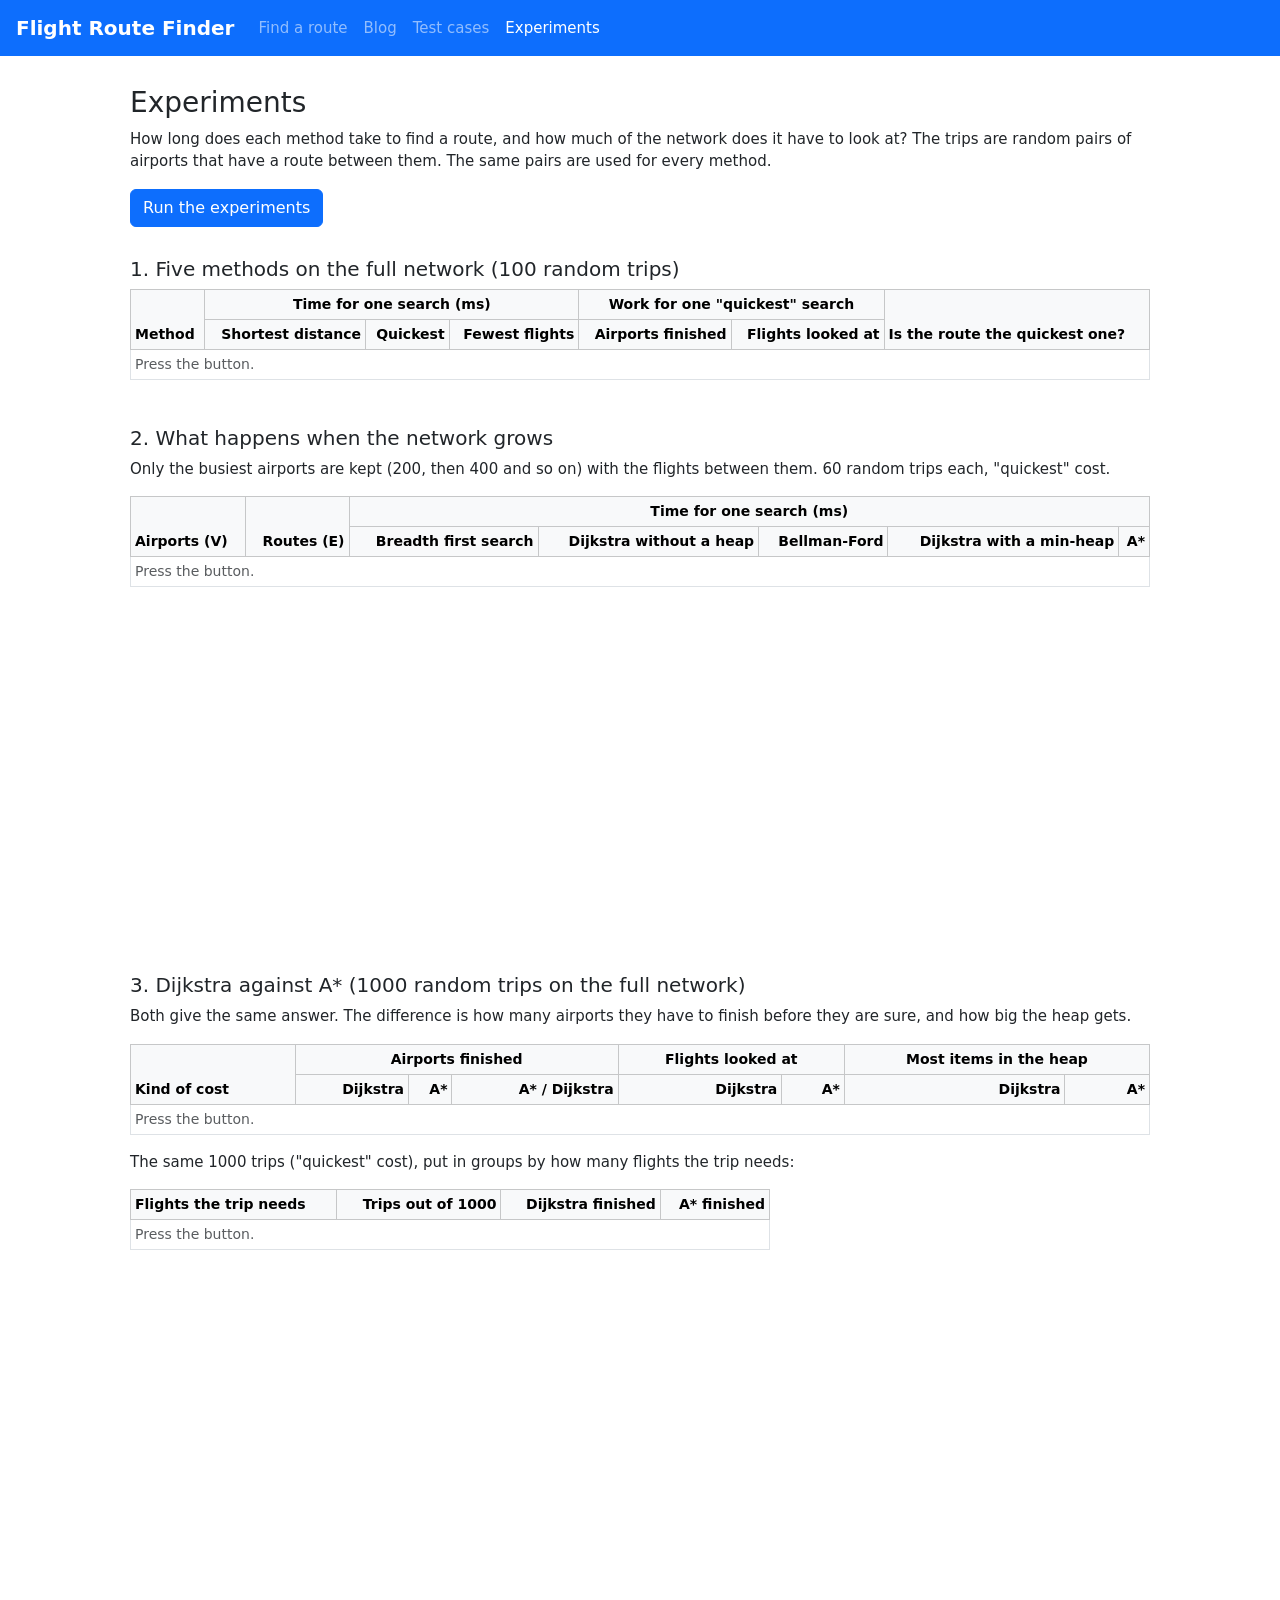
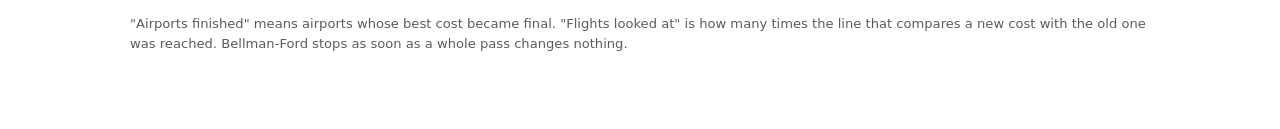
<file: benchmark.html>
<!DOCTYPE html>
<html lang="en">
<head>
  <meta charset="utf-8">
  <meta name="viewport" content="width=device-width, initial-scale=1">
  <title>Experiments - Flight Route Finder</title>
  <link rel="stylesheet" href="lib/bootstrap/bootstrap.min.css">
  <link rel="stylesheet" href="css/style.css">
</head>
<body>

  <nav class="navbar navbar-expand navbar-dark bg-primary px-3">
    <span class="navbar-brand">Flight Route Finder</span>
    <div class="navbar-nav">
      <a class="nav-link" href="index.html">Find a route</a>
      <a class="nav-link" href="blog.html">Blog</a>
      <a class="nav-link" href="tests.html">Test cases</a>
      <a class="nav-link active" href="benchmark.html">Experiments</a>
    </div>
  </nav>

  <div class="page">
    <h3>Experiments</h3>
    <p>How long does each method take to find a route, and how much of the network does it have to look at?
      The trips are random pairs of airports that have a route between them. The same pairs are used for every method.</p>
    <button class="btn btn-primary" id="runBtn">Run the experiments</button>
    <span id="status" class="ms-2 text-muted"></span>

    <h5>1. Five methods on the full network (100 random trips)</h5>
    <div class="table-responsive">
      <table class="table table-bordered table-sm">
        <thead class="table-light">
          <tr><th rowspan="2">Method</th><th colspan="3" class="text-center">Time for one search (ms)</th>
            <th colspan="2" class="text-center">Work for one "quickest" search</th><th rowspan="2">Is the route the quickest one?</th></tr>
          <tr><th class="num">Shortest distance</th><th class="num">Quickest</th><th class="num">Fewest flights</th>
            <th class="num">Airports finished</th><th class="num">Flights looked at</th></tr>
        </thead>
        <tbody id="methodRows"><tr><td colspan="7" class="text-muted">Press the button.</td></tr></tbody>
      </table>
    </div>

    <h5>2. What happens when the network grows</h5>
    <p>Only the busiest airports are kept (200, then 400 and so on) with the flights between them. 60 random trips each, "quickest" cost.</p>
    <div class="table-responsive">
      <table class="table table-bordered table-sm">
        <thead class="table-light">
          <tr><th rowspan="2">Airports (V)</th><th rowspan="2" class="num">Routes (E)</th><th colspan="5" class="text-center">Time for one search (ms)</th></tr>
          <tr><th class="num">Breadth first search</th><th class="num">Dijkstra without a heap</th><th class="num">Bellman-Ford</th>
            <th class="num">Dijkstra with a min-heap</th><th class="num">A*</th></tr>
        </thead>
        <tbody id="sizeRows"><tr><td colspan="7" class="text-muted">Press the button.</td></tr></tbody>
      </table>
    </div>
    <div class="chartbox"><canvas id="sizeChart"></canvas></div>

    <h5>3. Dijkstra against A* (1000 random trips on the full network)</h5>
    <p>Both give the same answer. The difference is how many airports they have to finish before they are sure, and how big the heap gets.</p>
    <div class="table-responsive">
      <table class="table table-bordered table-sm">
        <thead class="table-light">
          <tr><th rowspan="2">Kind of cost</th><th colspan="3" class="text-center">Airports finished</th>
            <th colspan="2" class="text-center">Flights looked at</th><th colspan="2" class="text-center">Most items in the heap</th></tr>
          <tr><th class="num">Dijkstra</th><th class="num">A*</th><th class="num">A* / Dijkstra</th>
            <th class="num">Dijkstra</th><th class="num">A*</th><th class="num">Dijkstra</th><th class="num">A*</th></tr>
        </thead>
        <tbody id="workRows"><tr><td colspan="8" class="text-muted">Press the button.</td></tr></tbody>
      </table>
    </div>
    <p>The same 1000 trips ("quickest" cost), put in groups by how many flights the trip needs:</p>
    <div class="table-responsive">
      <table class="table table-bordered table-sm" style="max-width: 640px">
        <thead class="table-light">
          <tr><th>Flights the trip needs</th><th class="num">Trips out of 1000</th><th class="num">Dijkstra finished</th><th class="num">A* finished</th></tr>
        </thead>
        <tbody id="groupRows"><tr><td colspan="4" class="text-muted">Press the button.</td></tr></tbody>
      </table>
    </div>
    <div class="chartbox"><canvas id="workChart"></canvas></div>

    <p class="text-muted small">"Airports finished" means airports whose best cost became final. "Flights looked at" is how many
      times the line that compares a new cost with the old one was reached. Bellman-Ford stops as soon as a whole pass changes nothing.</p>
  </div>

  <script src="lib/chart.umd.min.js"></script>
  <script src="data/network.js"></script>
  <script src="js/routing.js"></script>
  <script src="js/benchmark.js"></script>
</body>
</html>
</file>
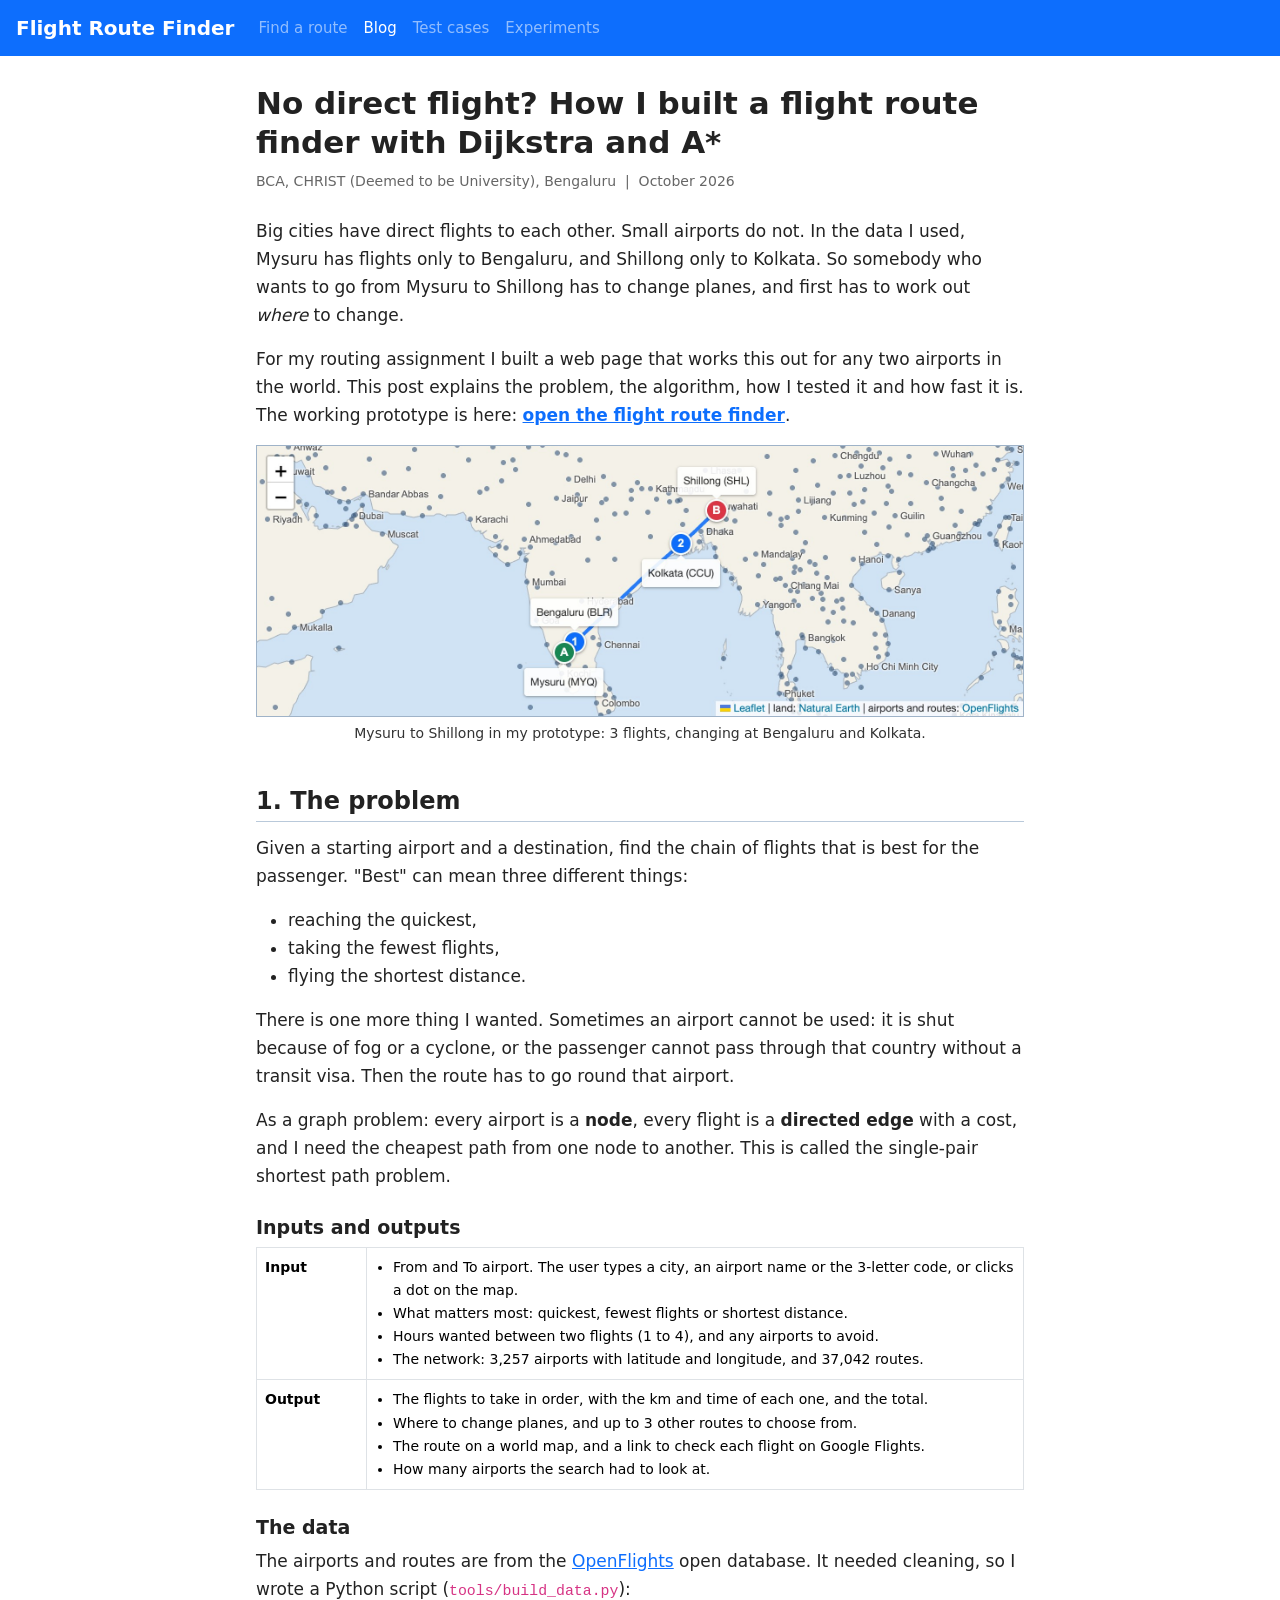
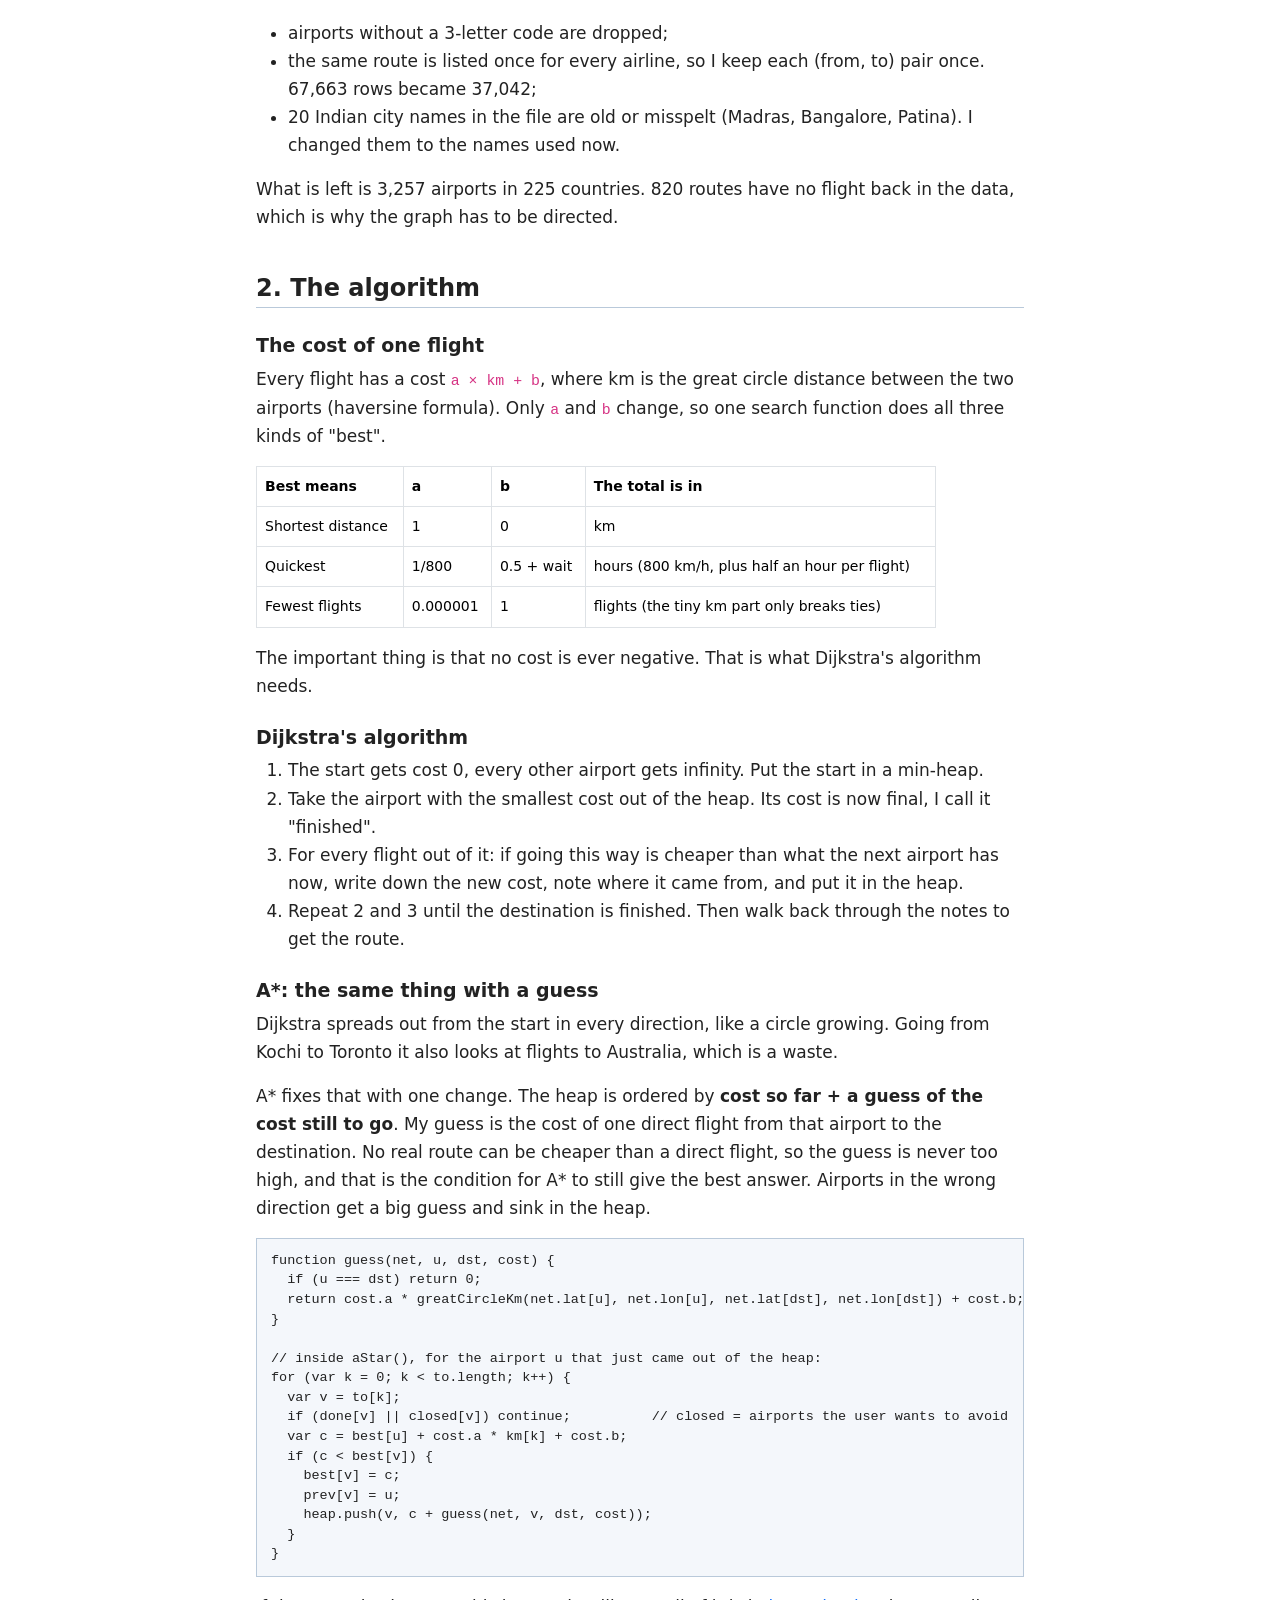
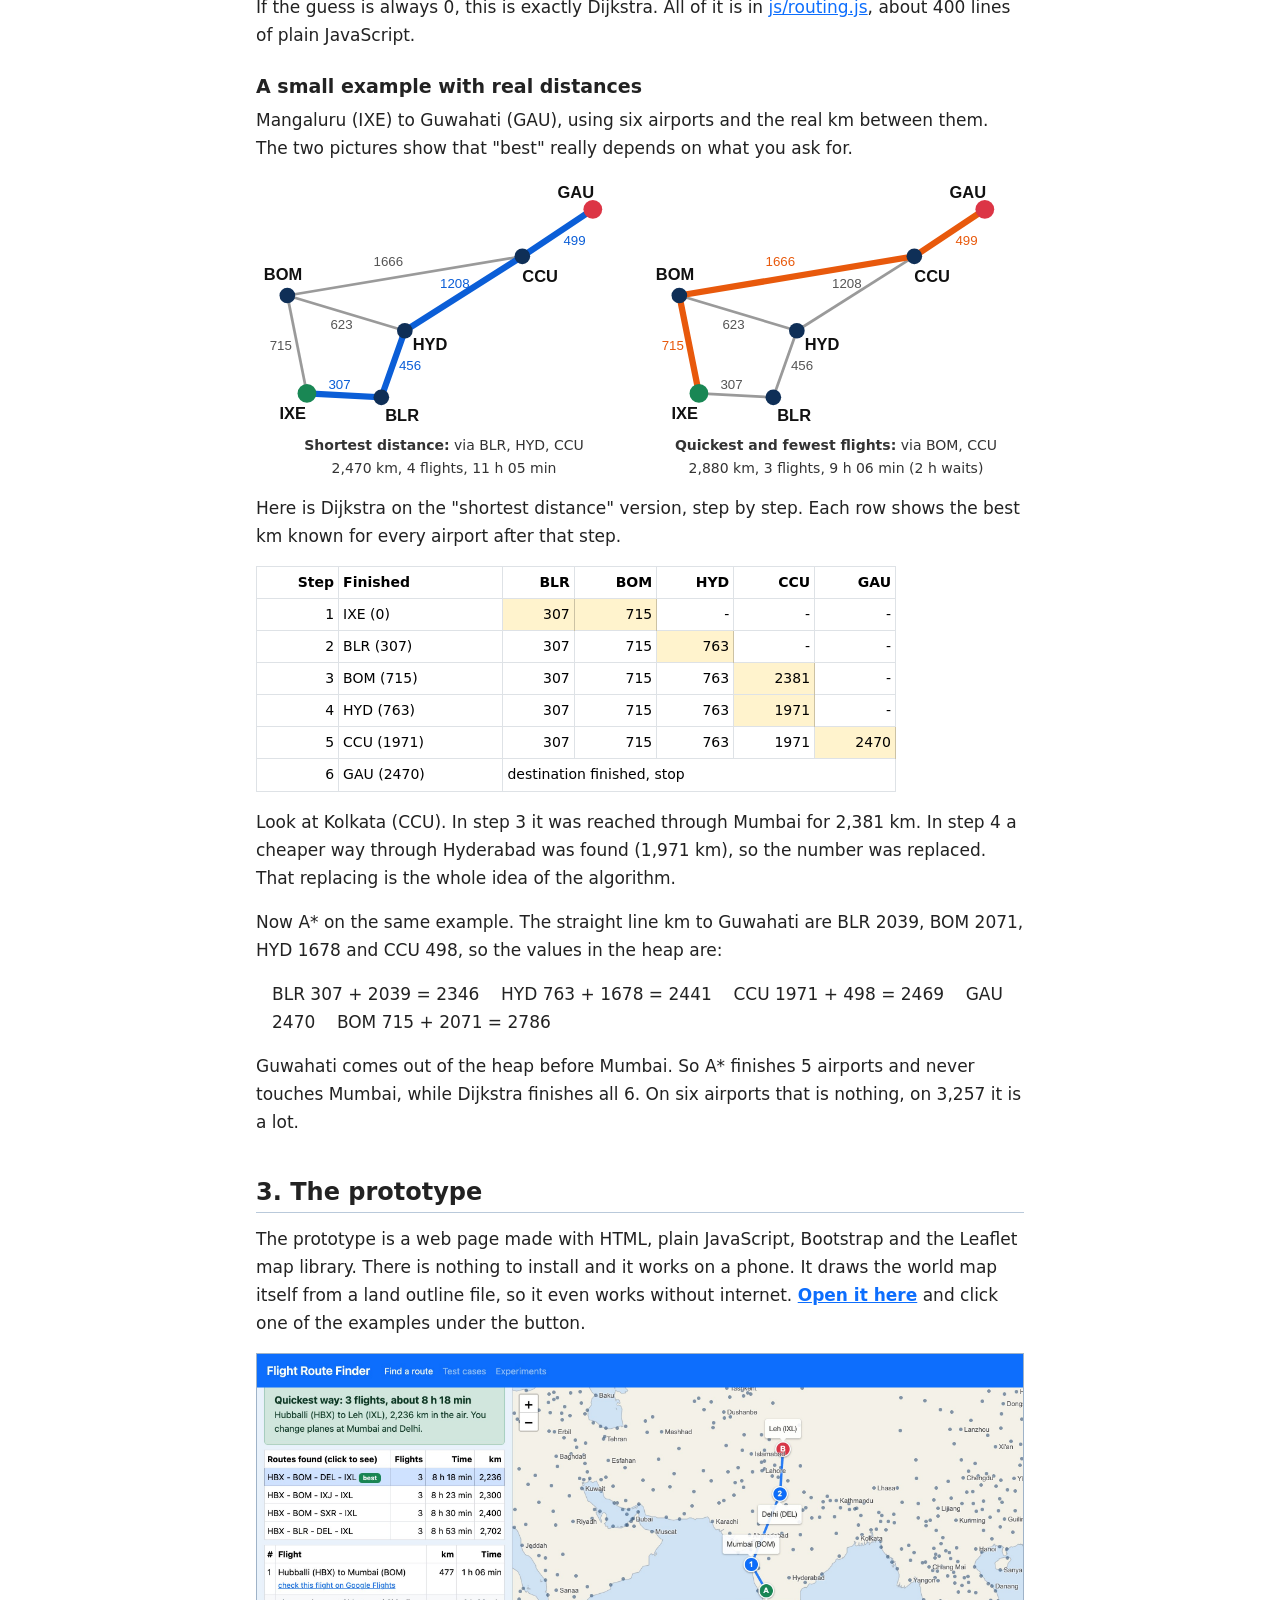
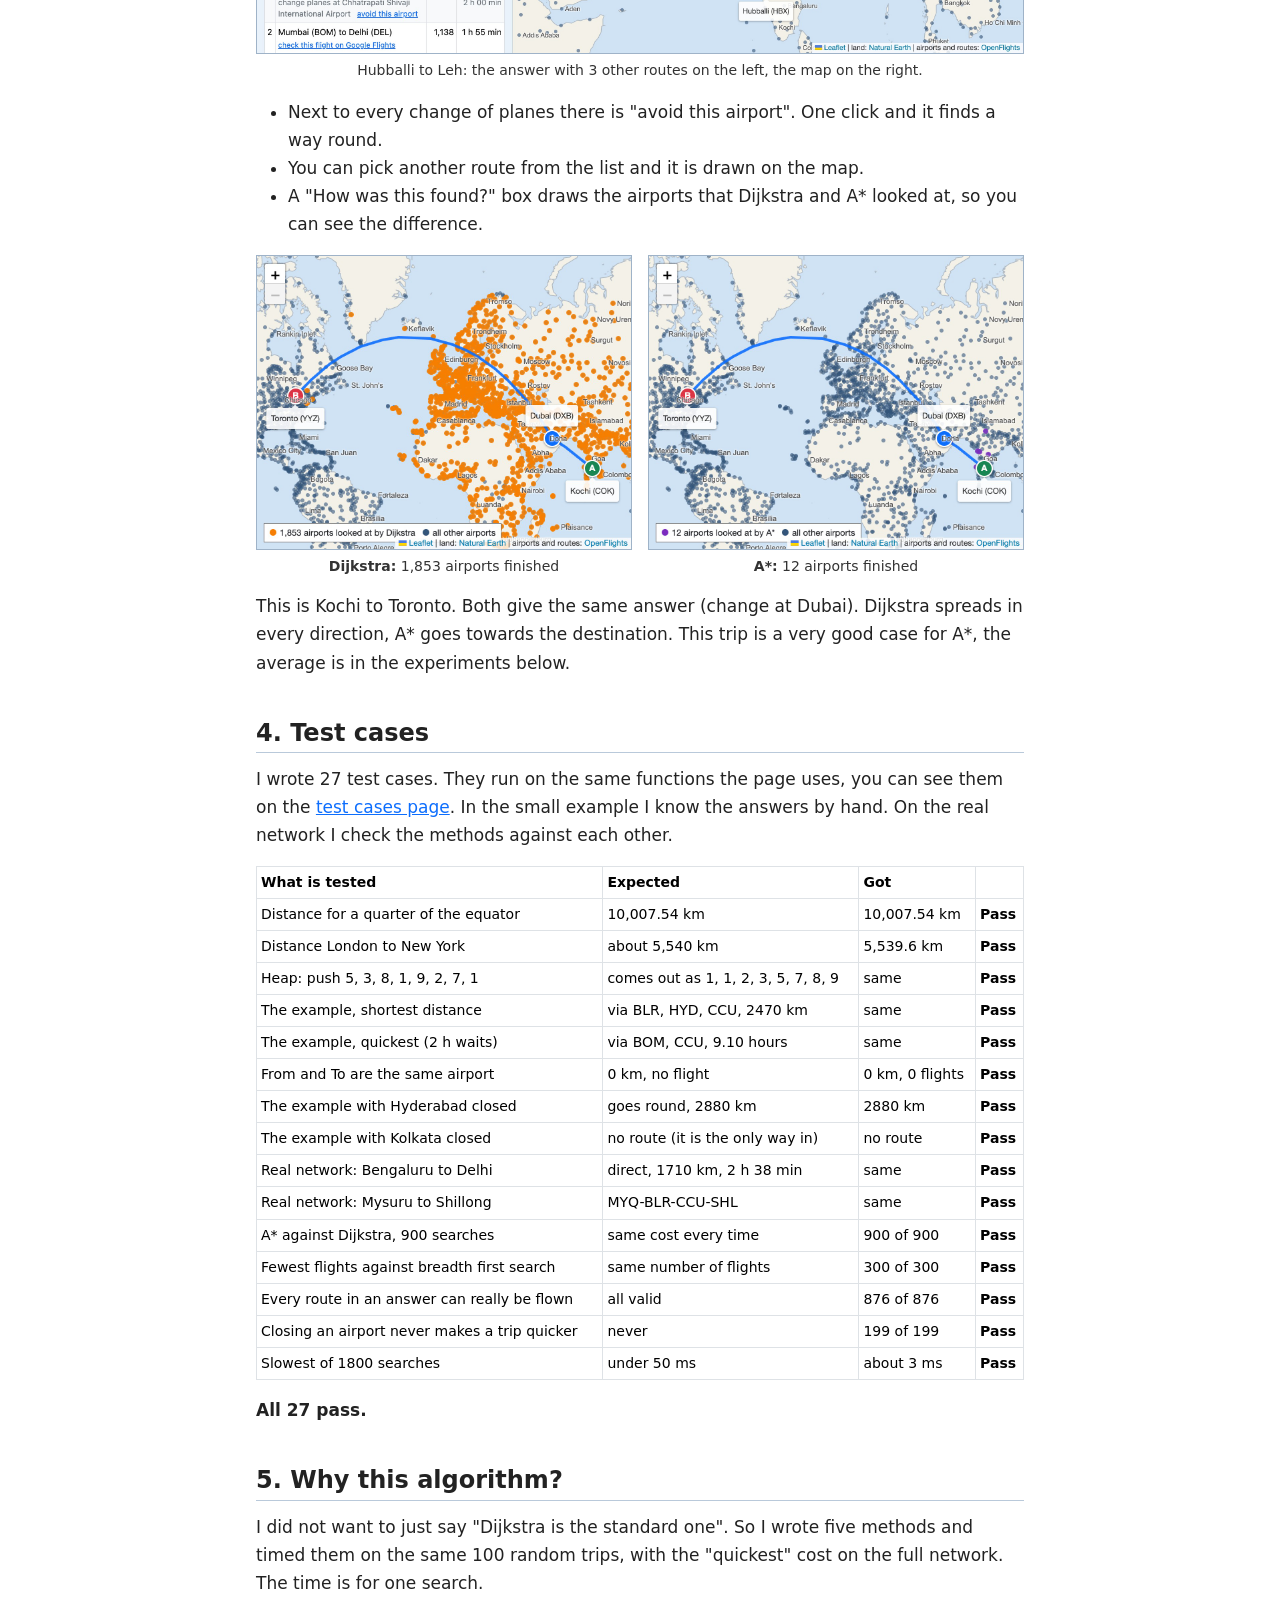
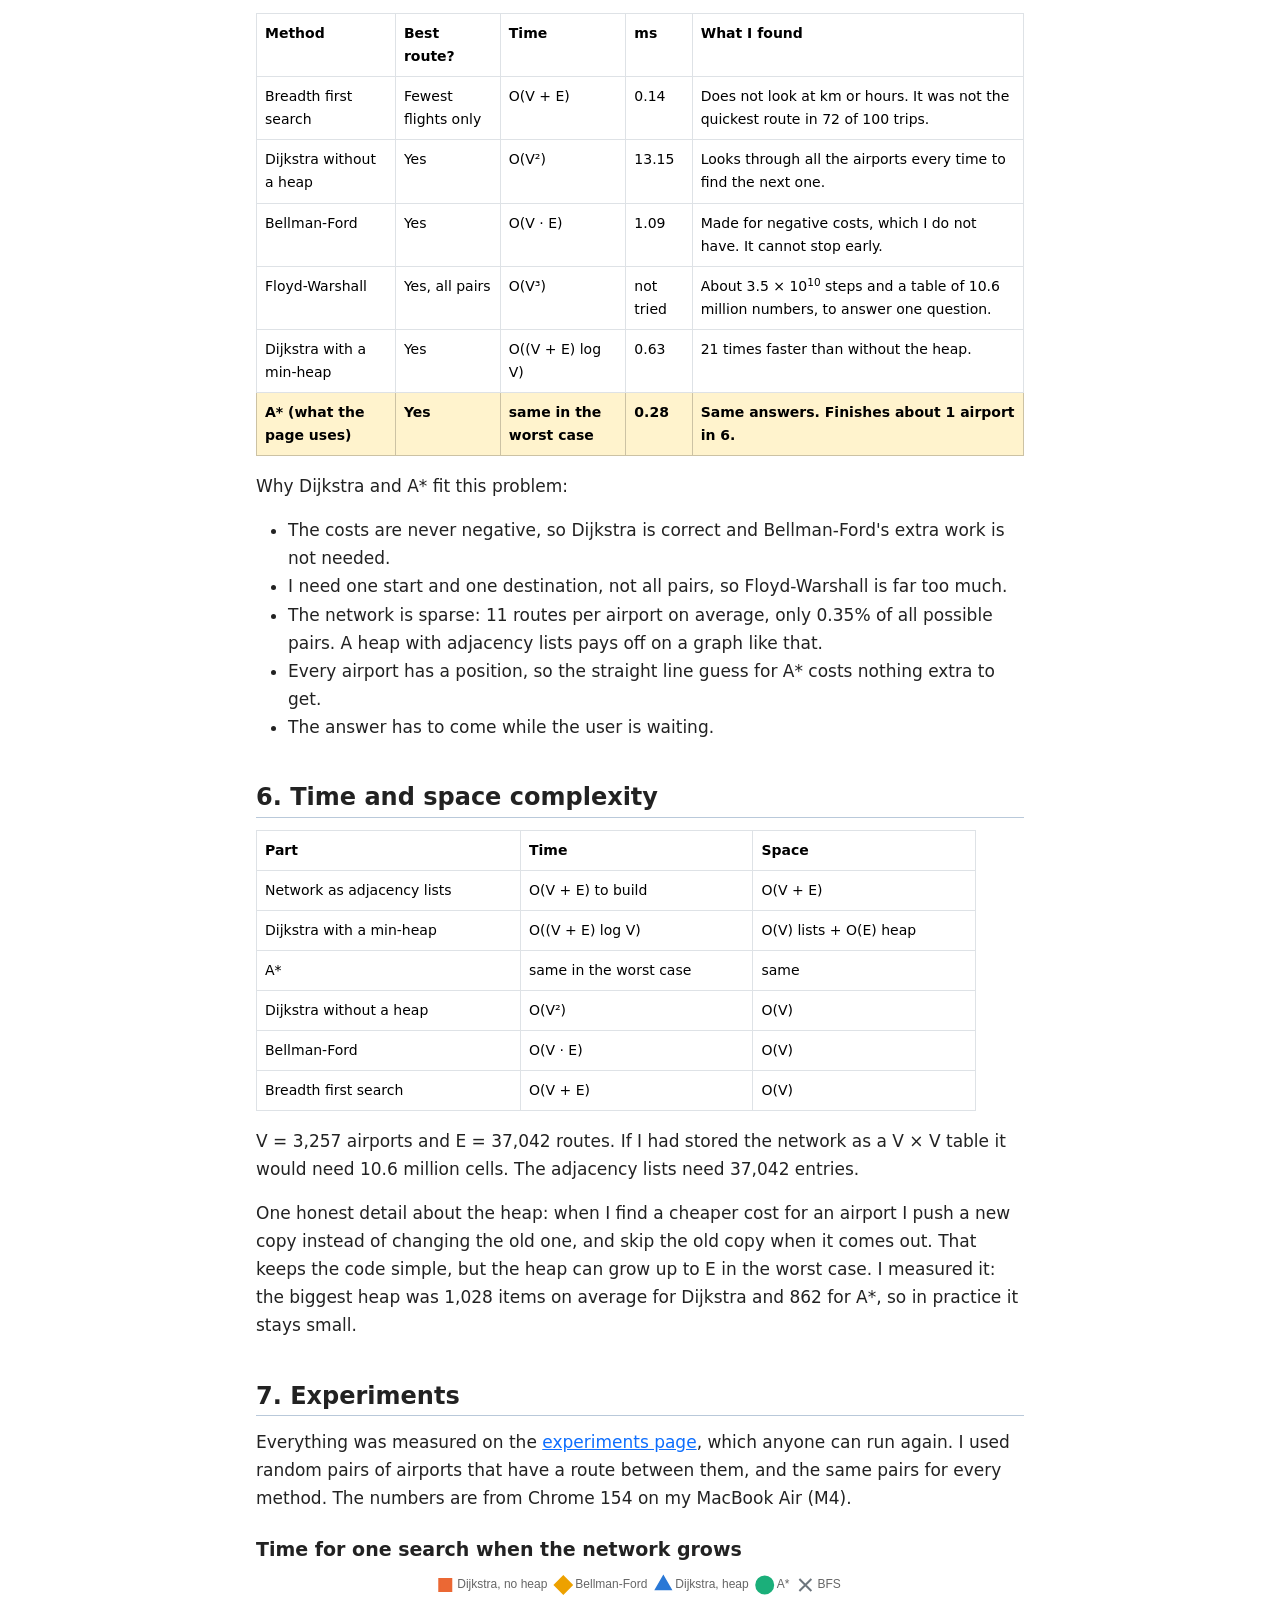
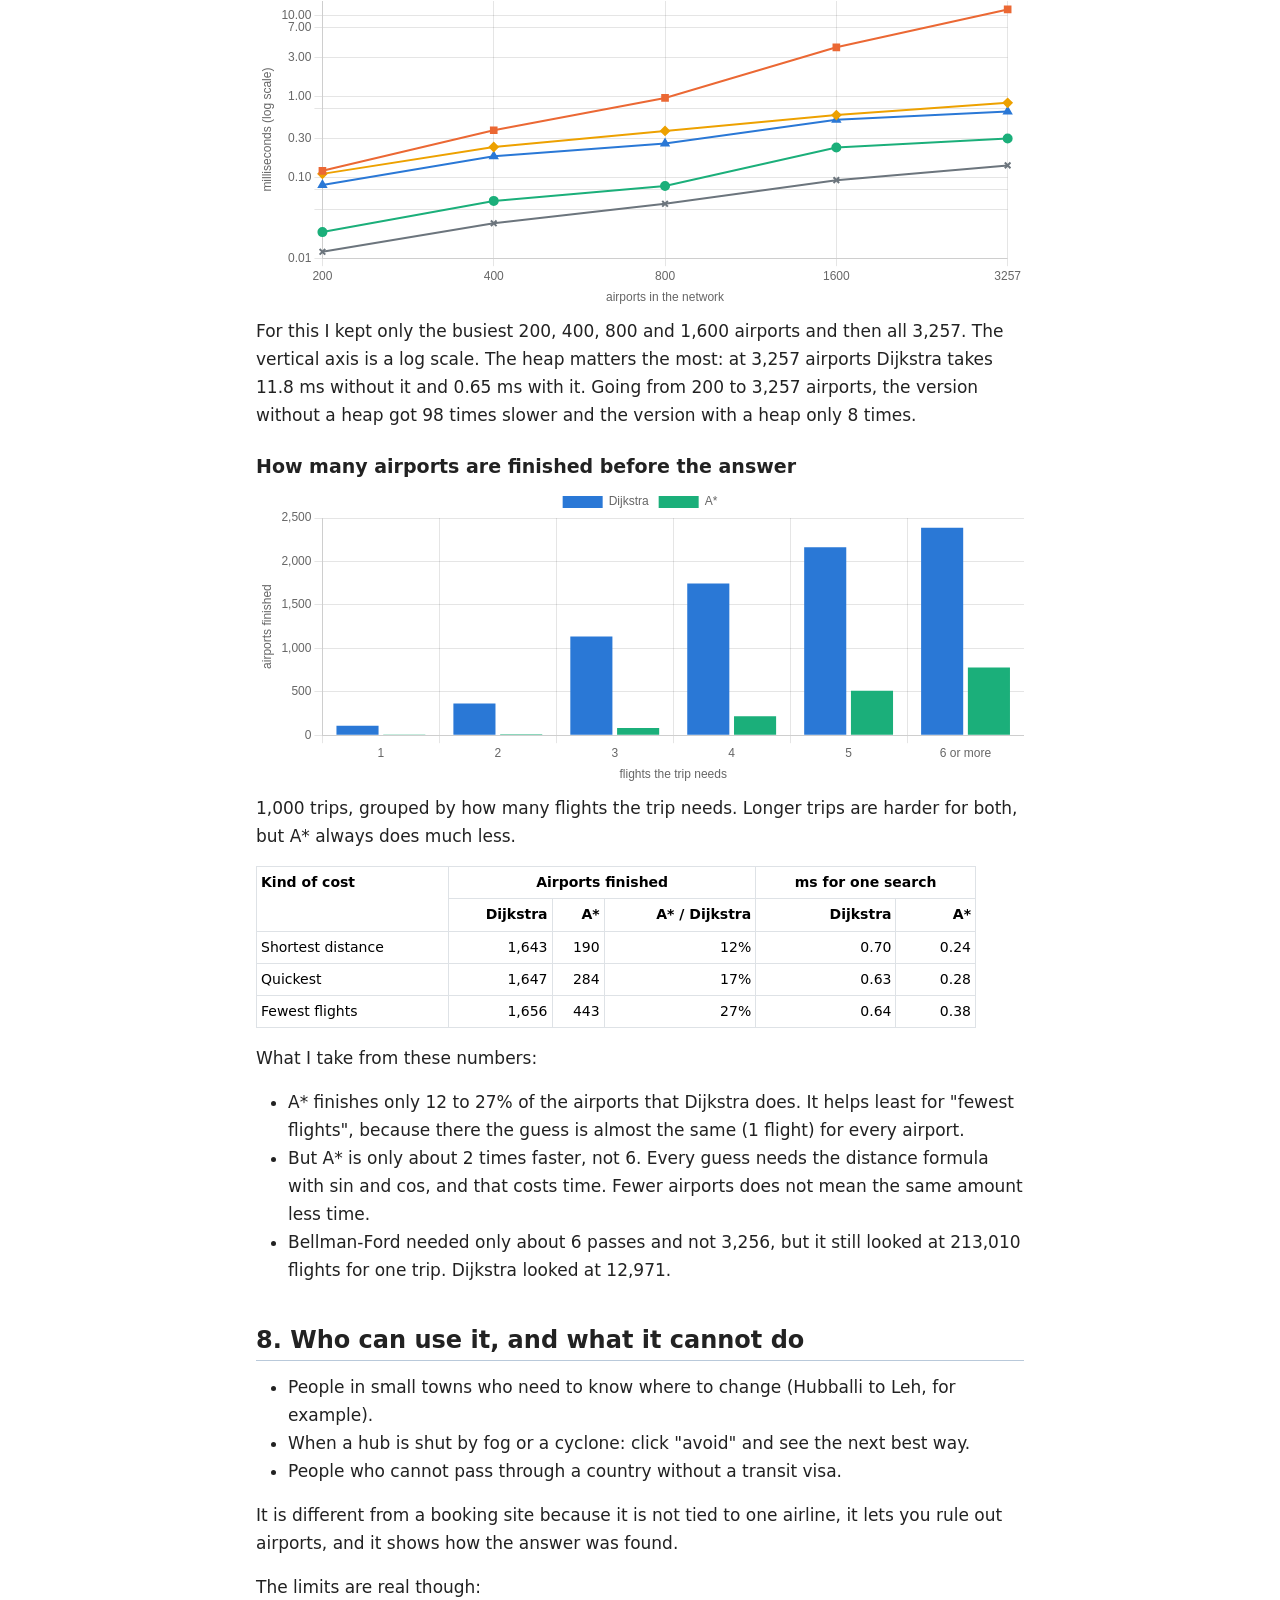
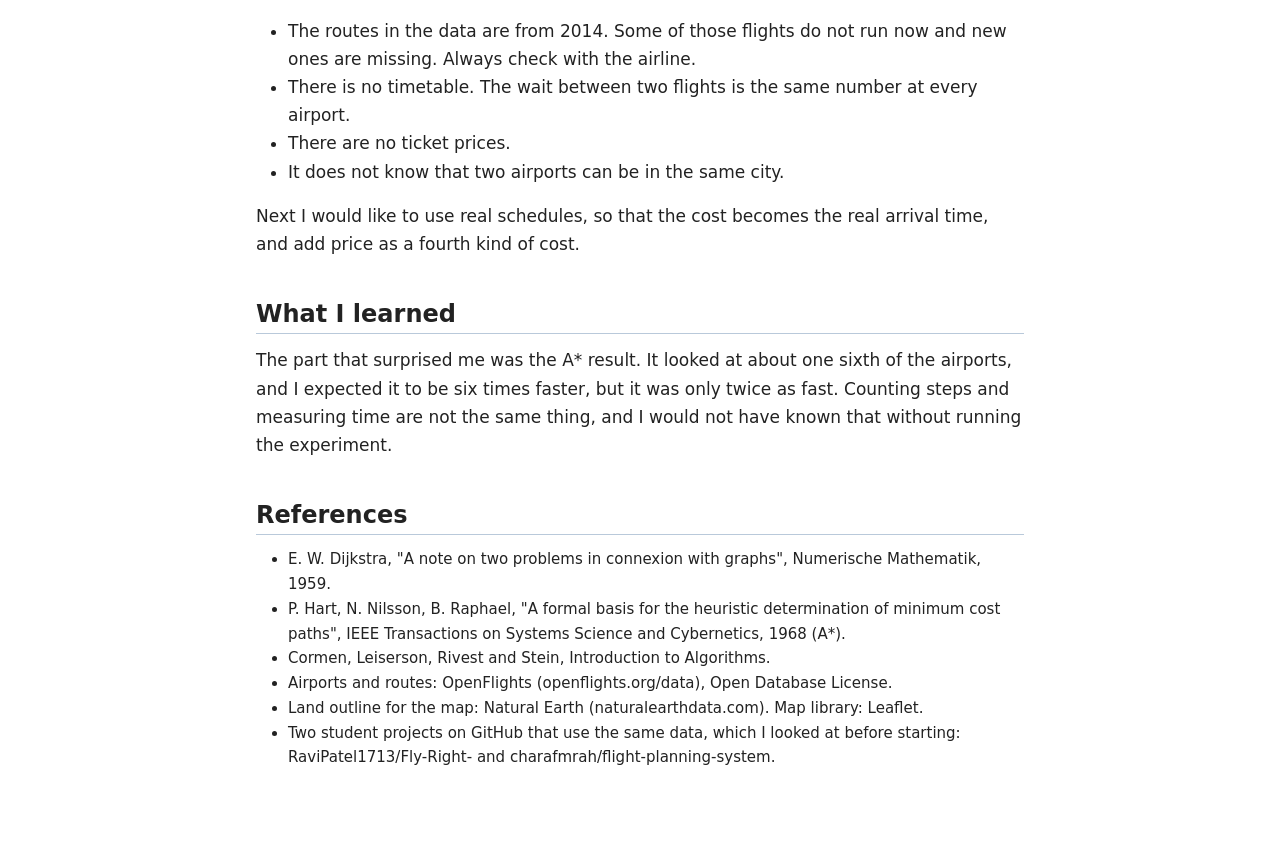
<file: blog.html>
<!DOCTYPE html>
<html lang="en">
<head>
  <meta charset="utf-8">
  <meta name="viewport" content="width=device-width, initial-scale=1">
  <title>No direct flight? How I built a flight route finder</title>
  <link rel="stylesheet" href="lib/bootstrap/bootstrap.min.css">
  <link rel="stylesheet" href="css/style.css">
</head>
<body>

  <nav class="navbar navbar-expand navbar-dark bg-primary px-3">
    <span class="navbar-brand">Flight Route Finder</span>
    <div class="navbar-nav">
      <a class="nav-link" href="index.html">Find a route</a>
      <a class="nav-link active" href="blog.html">Blog</a>
      <a class="nav-link" href="tests.html">Test cases</a>
      <a class="nav-link" href="benchmark.html">Experiments</a>
    </div>
  </nav>

  <div class="blog">

    <h1>No direct flight? How I built a flight route finder with Dijkstra and A*</h1>
    <p class="by">BCA, CHRIST (Deemed to be University), Bengaluru &nbsp;|&nbsp; October 2026</p>

    <p>Big cities have direct flights to each other. Small airports do not. In the data I used, Mysuru has
      flights only to Bengaluru, and Shillong only to Kolkata. So somebody who wants to go from Mysuru to
      Shillong has to change planes, and first has to work out <i>where</i> to change.</p>

    <p>For my routing assignment I built a web page that works this out for any two airports in the world.
      This post explains the problem, the algorithm, how I tested it and how fast it is.
      The working prototype is here: <a href="index.html"><b>open the flight route finder</b></a>.</p>

    <figure>
      <img src="poster/img/route.jpg" alt="Mysuru to Shillong on the map">
      <figcaption>Mysuru to Shillong in my prototype: 3 flights, changing at Bengaluru and Kolkata.</figcaption>
    </figure>

    <h2>1. The problem</h2>

    <p>Given a starting airport and a destination, find the chain of flights that is best for the passenger.
      "Best" can mean three different things:</p>
    <ul>
      <li>reaching the quickest,</li>
      <li>taking the fewest flights,</li>
      <li>flying the shortest distance.</li>
    </ul>
    <p>There is one more thing I wanted. Sometimes an airport cannot be used: it is shut because of fog or
      a cyclone, or the passenger cannot pass through that country without a transit visa. Then the route
      has to go round that airport.</p>

    <p>As a graph problem: every airport is a <b>node</b>, every flight is a <b>directed edge</b> with a
      cost, and I need the cheapest path from one node to another. This is called the single-pair shortest
      path problem.</p>

    <h3>Inputs and outputs</h3>
    <table class="table table-bordered">
      <tr><th style="width:110px">Input</th><td>
        <ul>
          <li>From and To airport. The user types a city, an airport name or the 3-letter code, or clicks a dot on the map.</li>
          <li>What matters most: quickest, fewest flights or shortest distance.</li>
          <li>Hours wanted between two flights (1 to 4), and any airports to avoid.</li>
          <li>The network: 3,257 airports with latitude and longitude, and 37,042 routes.</li>
        </ul></td></tr>
      <tr><th>Output</th><td>
        <ul>
          <li>The flights to take in order, with the km and time of each one, and the total.</li>
          <li>Where to change planes, and up to 3 other routes to choose from.</li>
          <li>The route on a world map, and a link to check each flight on Google Flights.</li>
          <li>How many airports the search had to look at.</li>
        </ul></td></tr>
    </table>

    <h3>The data</h3>
    <p>The airports and routes are from the <a href="https://openflights.org/data">OpenFlights</a> open
      database. It needed cleaning, so I wrote a Python script (<code>tools/build_data.py</code>):</p>
    <ul>
      <li>airports without a 3-letter code are dropped;</li>
      <li>the same route is listed once for every airline, so I keep each (from, to) pair once. 67,663 rows became 37,042;</li>
      <li>20 Indian city names in the file are old or misspelt (Madras, Bangalore, Patina). I changed them to the names used now.</li>
    </ul>
    <p>What is left is 3,257 airports in 225 countries. 820 routes have no flight back in the data, which
      is why the graph has to be directed.</p>

    <h2>2. The algorithm</h2>

    <h3>The cost of one flight</h3>
    <p>Every flight has a cost <code>a &times; km + b</code>, where km is the great circle distance between
      the two airports (haversine formula). Only <code>a</code> and <code>b</code> change, so one search
      function does all three kinds of "best".</p>
    <div class="table-responsive">
    <table class="table table-bordered" style="max-width:680px">
      <tr><th>Best means</th><th>a</th><th>b</th><th>The total is in</th></tr>
      <tr><td>Shortest distance</td><td>1</td><td>0</td><td>km</td></tr>
      <tr><td>Quickest</td><td>1/800</td><td>0.5 + wait</td><td>hours (800 km/h, plus half an hour per flight)</td></tr>
      <tr><td>Fewest flights</td><td>0.000001</td><td>1</td><td>flights (the tiny km part only breaks ties)</td></tr>
    </table>
    </div>
    <p>The important thing is that no cost is ever negative. That is what Dijkstra's algorithm needs.</p>

    <h3>Dijkstra's algorithm</h3>
    <ol>
      <li>The start gets cost 0, every other airport gets infinity. Put the start in a min-heap.</li>
      <li>Take the airport with the smallest cost out of the heap. Its cost is now final, I call it "finished".</li>
      <li>For every flight out of it: if going this way is cheaper than what the next airport has now, write
        down the new cost, note where it came from, and put it in the heap.</li>
      <li>Repeat 2 and 3 until the destination is finished. Then walk back through the notes to get the route.</li>
    </ol>

    <h3>A*: the same thing with a guess</h3>
    <p>Dijkstra spreads out from the start in every direction, like a circle growing. Going from Kochi to
      Toronto it also looks at flights to Australia, which is a waste.</p>
    <p>A* fixes that with one change. The heap is ordered by <b>cost so far + a guess of the cost still to
      go</b>. My guess is the cost of one direct flight from that airport to the destination. No real route
      can be cheaper than a direct flight, so the guess is never too high, and that is the condition for A*
      to still give the best answer. Airports in the wrong direction get a big guess and sink in the heap.</p>

<pre><code>function guess(net, u, dst, cost) {
  if (u === dst) return 0;
  return cost.a * greatCircleKm(net.lat[u], net.lon[u], net.lat[dst], net.lon[dst]) + cost.b;
}

// inside aStar(), for the airport u that just came out of the heap:
for (var k = 0; k &lt; to.length; k++) {
  var v = to[k];
  if (done[v] || closed[v]) continue;          // closed = airports the user wants to avoid
  var c = best[u] + cost.a * km[k] + cost.b;
  if (c &lt; best[v]) {
    best[v] = c;
    prev[v] = u;
    heap.push(v, c + guess(net, v, dst, cost));
  }
}</code></pre>
    <p>If the guess is always 0, this is exactly Dijkstra. All of it is in
      <a href="js/routing.js">js/routing.js</a>, about 400 lines of plain JavaScript.</p>

    <h3>A small example with real distances</h3>
    <p>Mangaluru (IXE) to Guwahati (GAU), using six airports and the real km between them. The two
      pictures show that "best" really depends on what you ask for.</p>

    <div class="two">
      <figure>
        <svg viewBox="0 0 96 64" width="100%">
          <g stroke="#9a9a9a" stroke-width="0.7" fill="none"><line x1="13" y1="55" x2="8" y2="30"/><line x1="8" y1="30" x2="38" y2="39"/><line x1="8" y1="30" x2="68" y2="20"/></g>
          <g stroke="#0b5ed7" stroke-width="1.6" fill="none"><polyline points="13,55 32,56 38,39 68,20 86,8"/></g>
          <g fill="#0f2f57"><circle cx="32" cy="56" r="2"/><circle cx="8" cy="30" r="2"/><circle cx="38" cy="39" r="2"/><circle cx="68" cy="20" r="2"/></g>
          <circle cx="13" cy="55" r="2.4" fill="#198754"/><circle cx="86" cy="8" r="2.4" fill="#dc3545"/>
          <g font-size="4.2" font-weight="bold" fill="#111" font-family="Arial"><text x="6" y="61.5">IXE</text><text x="33" y="62">BLR</text><text x="2" y="26">BOM</text><text x="40" y="44">HYD</text><text x="68" y="26.5">CCU</text><text x="77" y="5">GAU</text></g>
          <g font-size="3.4" fill="#0b5ed7" font-family="Arial"><text x="18.5" y="54">307</text><text x="36.5" y="49">456</text><text x="47" y="28">1208</text><text x="78.5" y="17">499</text></g>
          <g font-size="3.4" fill="#555" font-family="Arial"><text x="3.5" y="44">715</text><text x="19" y="38.5">623</text><text x="30" y="22.5">1666</text></g>
        </svg>
        <figcaption><b>Shortest distance:</b> via BLR, HYD, CCU<br>2,470 km, 4 flights, 11 h 05 min</figcaption>
      </figure>
      <figure>
        <svg viewBox="0 0 96 64" width="100%">
          <g stroke="#9a9a9a" stroke-width="0.7" fill="none"><line x1="13" y1="55" x2="32" y2="56"/><line x1="32" y1="56" x2="38" y2="39"/><line x1="8" y1="30" x2="38" y2="39"/><line x1="38" y1="39" x2="68" y2="20"/></g>
          <g stroke="#e8590c" stroke-width="1.6" fill="none"><polyline points="13,55 8,30 68,20 86,8"/></g>
          <g fill="#0f2f57"><circle cx="32" cy="56" r="2"/><circle cx="8" cy="30" r="2"/><circle cx="38" cy="39" r="2"/><circle cx="68" cy="20" r="2"/></g>
          <circle cx="13" cy="55" r="2.4" fill="#198754"/><circle cx="86" cy="8" r="2.4" fill="#dc3545"/>
          <g font-size="4.2" font-weight="bold" fill="#111" font-family="Arial"><text x="6" y="61.5">IXE</text><text x="33" y="62">BLR</text><text x="2" y="26">BOM</text><text x="40" y="44">HYD</text><text x="68" y="26.5">CCU</text><text x="77" y="5">GAU</text></g>
          <g font-size="3.4" fill="#e8590c" font-family="Arial"><text x="3.5" y="44">715</text><text x="30" y="22.5">1666</text><text x="78.5" y="17">499</text></g>
          <g font-size="3.4" fill="#555" font-family="Arial"><text x="18.5" y="54">307</text><text x="36.5" y="49">456</text><text x="19" y="38.5">623</text><text x="47" y="28">1208</text></g>
        </svg>
        <figcaption><b>Quickest and fewest flights:</b> via BOM, CCU<br>2,880 km, 3 flights, 9 h 06 min (2 h waits)</figcaption>
      </figure>
    </div>

    <p>Here is Dijkstra on the "shortest distance" version, step by step. Each row shows the best km known
      for every airport after that step.</p>
    <div class="table-responsive">
    <table class="table table-bordered table-sm text-end" style="max-width:640px">
      <tr><th>Step</th><th class="text-start">Finished</th><th>BLR</th><th>BOM</th><th>HYD</th><th>CCU</th><th>GAU</th></tr>
      <tr><td>1</td><td class="text-start">IXE (0)</td><td class="table-warning">307</td><td class="table-warning">715</td><td>-</td><td>-</td><td>-</td></tr>
      <tr><td>2</td><td class="text-start">BLR (307)</td><td>307</td><td>715</td><td class="table-warning">763</td><td>-</td><td>-</td></tr>
      <tr><td>3</td><td class="text-start">BOM (715)</td><td>307</td><td>715</td><td>763</td><td class="table-warning">2381</td><td>-</td></tr>
      <tr><td>4</td><td class="text-start">HYD (763)</td><td>307</td><td>715</td><td>763</td><td class="table-warning">1971</td><td>-</td></tr>
      <tr><td>5</td><td class="text-start">CCU (1971)</td><td>307</td><td>715</td><td>763</td><td>1971</td><td class="table-warning">2470</td></tr>
      <tr><td>6</td><td class="text-start">GAU (2470)</td><td colspan="5" class="text-start">destination finished, stop</td></tr>
    </table>
    </div>
    <p>Look at Kolkata (CCU). In step 3 it was reached through Mumbai for 2,381 km. In step 4 a cheaper
      way through Hyderabad was found (1,971 km), so the number was replaced. That replacing is the whole
      idea of the algorithm.</p>
    <p>Now A* on the same example. The straight line km to Guwahati are BLR 2039, BOM 2071, HYD 1678 and
      CCU 498, so the values in the heap are:</p>
    <p class="ms-3">BLR 307 + 2039 = 2346 &nbsp;&nbsp; HYD 763 + 1678 = 2441 &nbsp;&nbsp; CCU 1971 + 498 = 2469
      &nbsp;&nbsp; GAU 2470 &nbsp;&nbsp; BOM 715 + 2071 = 2786</p>
    <p>Guwahati comes out of the heap before Mumbai. So A* finishes 5 airports and never touches Mumbai,
      while Dijkstra finishes all 6. On six airports that is nothing, on 3,257 it is a lot.</p>

    <h2>3. The prototype</h2>

    <p>The prototype is a web page made with HTML, plain JavaScript, Bootstrap and the Leaflet map library.
      There is nothing to install and it works on a phone. It draws the world map itself from a land outline
      file, so it even works without internet.
      <a href="index.html"><b>Open it here</b></a> and click one of the examples under the button.</p>

    <figure>
      <img src="poster/img/page.jpg" alt="The flight route finder page">
      <figcaption>Hubballi to Leh: the answer with 3 other routes on the left, the map on the right.</figcaption>
    </figure>

    <ul>
      <li>Next to every change of planes there is "avoid this airport". One click and it finds a way round.</li>
      <li>You can pick another route from the list and it is drawn on the map.</li>
      <li>A "How was this found?" box draws the airports that Dijkstra and A* looked at, so you can see the difference.</li>
    </ul>

    <div class="two">
      <figure><img src="poster/img/dijkstra.jpg" alt="Airports Dijkstra looked at"><figcaption><b>Dijkstra:</b> 1,853 airports finished</figcaption></figure>
      <figure><img src="poster/img/astar.jpg" alt="Airports A star looked at"><figcaption><b>A*:</b> 12 airports finished</figcaption></figure>
    </div>
    <p>This is Kochi to Toronto. Both give the same answer (change at Dubai). Dijkstra spreads in every
      direction, A* goes towards the destination. This trip is a very good case for A*, the average is in
      the experiments below.</p>

    <h2>4. Test cases</h2>

    <p>I wrote 27 test cases. They run on the same functions the page uses, you can see them on the
      <a href="tests.html">test cases page</a>. In the small example I know the answers by hand. On the real
      network I check the methods against each other.</p>

    <div class="table-responsive">
    <table class="table table-bordered table-sm">
      <tr><th>What is tested</th><th>Expected</th><th>Got</th><th></th></tr>
      <tr><td>Distance for a quarter of the equator</td><td>10,007.54 km</td><td>10,007.54 km</td><td class="pass">Pass</td></tr>
      <tr><td>Distance London to New York</td><td>about 5,540 km</td><td>5,539.6 km</td><td class="pass">Pass</td></tr>
      <tr><td>Heap: push 5, 3, 8, 1, 9, 2, 7, 1</td><td>comes out as 1, 1, 2, 3, 5, 7, 8, 9</td><td>same</td><td class="pass">Pass</td></tr>
      <tr><td>The example, shortest distance</td><td>via BLR, HYD, CCU, 2470 km</td><td>same</td><td class="pass">Pass</td></tr>
      <tr><td>The example, quickest (2 h waits)</td><td>via BOM, CCU, 9.10 hours</td><td>same</td><td class="pass">Pass</td></tr>
      <tr><td>From and To are the same airport</td><td>0 km, no flight</td><td>0 km, 0 flights</td><td class="pass">Pass</td></tr>
      <tr><td>The example with Hyderabad closed</td><td>goes round, 2880 km</td><td>2880 km</td><td class="pass">Pass</td></tr>
      <tr><td>The example with Kolkata closed</td><td>no route (it is the only way in)</td><td>no route</td><td class="pass">Pass</td></tr>
      <tr><td>Real network: Bengaluru to Delhi</td><td>direct, 1710 km, 2 h 38 min</td><td>same</td><td class="pass">Pass</td></tr>
      <tr><td>Real network: Mysuru to Shillong</td><td>MYQ-BLR-CCU-SHL</td><td>same</td><td class="pass">Pass</td></tr>
      <tr><td>A* against Dijkstra, 900 searches</td><td>same cost every time</td><td>900 of 900</td><td class="pass">Pass</td></tr>
      <tr><td>Fewest flights against breadth first search</td><td>same number of flights</td><td>300 of 300</td><td class="pass">Pass</td></tr>
      <tr><td>Every route in an answer can really be flown</td><td>all valid</td><td>876 of 876</td><td class="pass">Pass</td></tr>
      <tr><td>Closing an airport never makes a trip quicker</td><td>never</td><td>199 of 199</td><td class="pass">Pass</td></tr>
      <tr><td>Slowest of 1800 searches</td><td>under 50 ms</td><td>about 3 ms</td><td class="pass">Pass</td></tr>
    </table>
    </div>
    <p><b>All 27 pass.</b></p>

    <h2>5. Why this algorithm?</h2>

    <p>I did not want to just say "Dijkstra is the standard one". So I wrote five methods and timed them on
      the same 100 random trips, with the "quickest" cost on the full network. The time is for one search.</p>

    <div class="table-responsive">
    <table class="table table-bordered">
      <tr><th>Method</th><th>Best route?</th><th>Time</th><th>ms</th><th>What I found</th></tr>
      <tr><td>Breadth first search</td><td>Fewest flights only</td><td>O(V + E)</td><td>0.14</td><td>Does not look at km or hours. It was not the quickest route in 72 of 100 trips.</td></tr>
      <tr><td>Dijkstra without a heap</td><td>Yes</td><td>O(V&sup2;)</td><td>13.15</td><td>Looks through all the airports every time to find the next one.</td></tr>
      <tr><td>Bellman-Ford</td><td>Yes</td><td>O(V &middot; E)</td><td>1.09</td><td>Made for negative costs, which I do not have. It cannot stop early.</td></tr>
      <tr><td>Floyd-Warshall</td><td>Yes, all pairs</td><td>O(V&sup3;)</td><td>not tried</td><td>About 3.5 &times; 10<sup>10</sup> steps and a table of 10.6 million numbers, to answer one question.</td></tr>
      <tr><td>Dijkstra with a min-heap</td><td>Yes</td><td>O((V + E) log V)</td><td>0.63</td><td>21 times faster than without the heap.</td></tr>
      <tr class="table-warning"><td><b>A* (what the page uses)</b></td><td><b>Yes</b></td><td><b>same in the worst case</b></td><td><b>0.28</b></td><td><b>Same answers. Finishes about 1 airport in 6.</b></td></tr>
    </table>
    </div>

    <p>Why Dijkstra and A* fit this problem:</p>
    <ul>
      <li>The costs are never negative, so Dijkstra is correct and Bellman-Ford's extra work is not needed.</li>
      <li>I need one start and one destination, not all pairs, so Floyd-Warshall is far too much.</li>
      <li>The network is sparse: 11 routes per airport on average, only 0.35% of all possible pairs. A heap
        with adjacency lists pays off on a graph like that.</li>
      <li>Every airport has a position, so the straight line guess for A* costs nothing extra to get.</li>
      <li>The answer has to come while the user is waiting.</li>
    </ul>

    <h2>6. Time and space complexity</h2>

    <div class="table-responsive">
    <table class="table table-bordered" style="max-width:720px">
      <tr><th>Part</th><th>Time</th><th>Space</th></tr>
      <tr><td>Network as adjacency lists</td><td>O(V + E) to build</td><td>O(V + E)</td></tr>
      <tr><td>Dijkstra with a min-heap</td><td>O((V + E) log V)</td><td>O(V) lists + O(E) heap</td></tr>
      <tr><td>A*</td><td>same in the worst case</td><td>same</td></tr>
      <tr><td>Dijkstra without a heap</td><td>O(V&sup2;)</td><td>O(V)</td></tr>
      <tr><td>Bellman-Ford</td><td>O(V &middot; E)</td><td>O(V)</td></tr>
      <tr><td>Breadth first search</td><td>O(V + E)</td><td>O(V)</td></tr>
    </table>
    </div>
    <p>V = 3,257 airports and E = 37,042 routes. If I had stored the network as a V &times; V table it
      would need 10.6 million cells. The adjacency lists need 37,042 entries.</p>
    <p>One honest detail about the heap: when I find a cheaper cost for an airport I push a new copy
      instead of changing the old one, and skip the old copy when it comes out. That keeps the code simple,
      but the heap can grow up to E in the worst case. I measured it: the biggest heap was 1,028 items on
      average for Dijkstra and 862 for A*, so in practice it stays small.</p>

    <h2>7. Experiments</h2>

    <p>Everything was measured on the <a href="benchmark.html">experiments page</a>, which anyone can run
      again. I used random pairs of airports that have a route between them, and the same pairs for every
      method. The numbers are from Chrome 154 on my MacBook Air (M4).</p>

    <h3>Time for one search when the network grows</h3>
    <div class="chartbox"><canvas id="timeChart"></canvas></div>
    <p>For this I kept only the busiest 200, 400, 800 and 1,600 airports and then all 3,257. The vertical
      axis is a log scale. The heap matters the most: at 3,257 airports Dijkstra takes 11.8 ms without it
      and 0.65 ms with it. Going from 200 to 3,257 airports, the version without a heap got 98 times
      slower and the version with a heap only 8 times.</p>

    <h3>How many airports are finished before the answer</h3>
    <div class="chartbox" style="height:300px"><canvas id="workChart"></canvas></div>
    <p>1,000 trips, grouped by how many flights the trip needs. Longer trips are harder for both, but A*
      always does much less.</p>

    <div class="table-responsive">
    <table class="table table-bordered table-sm text-end" style="max-width:720px">
      <tr><th rowspan="2" class="text-start">Kind of cost</th><th colspan="3" class="text-center">Airports finished</th><th colspan="2" class="text-center">ms for one search</th></tr>
      <tr><th>Dijkstra</th><th>A*</th><th>A* / Dijkstra</th><th>Dijkstra</th><th>A*</th></tr>
      <tr><td class="text-start">Shortest distance</td><td>1,643</td><td>190</td><td>12%</td><td>0.70</td><td>0.24</td></tr>
      <tr><td class="text-start">Quickest</td><td>1,647</td><td>284</td><td>17%</td><td>0.63</td><td>0.28</td></tr>
      <tr><td class="text-start">Fewest flights</td><td>1,656</td><td>443</td><td>27%</td><td>0.64</td><td>0.38</td></tr>
    </table>
    </div>

    <p>What I take from these numbers:</p>
    <ul>
      <li>A* finishes only 12 to 27% of the airports that Dijkstra does. It helps least for "fewest
        flights", because there the guess is almost the same (1 flight) for every airport.</li>
      <li>But A* is only about 2 times faster, not 6. Every guess needs the distance formula with sin and
        cos, and that costs time. Fewer airports does not mean the same amount less time.</li>
      <li>Bellman-Ford needed only about 6 passes and not 3,256, but it still looked at 213,010 flights
        for one trip. Dijkstra looked at 12,971.</li>
    </ul>

    <h2>8. Who can use it, and what it cannot do</h2>
    <ul>
      <li>People in small towns who need to know where to change (Hubballi to Leh, for example).</li>
      <li>When a hub is shut by fog or a cyclone: click "avoid" and see the next best way.</li>
      <li>People who cannot pass through a country without a transit visa.</li>
    </ul>
    <p>It is different from a booking site because it is not tied to one airline, it lets you rule out
      airports, and it shows how the answer was found.</p>
    <p>The limits are real though:</p>
    <ul>
      <li>The routes in the data are from 2014. Some of those flights do not run now and new ones are missing. Always check with the airline.</li>
      <li>There is no timetable. The wait between two flights is the same number at every airport.</li>
      <li>There are no ticket prices.</li>
      <li>It does not know that two airports can be in the same city.</li>
    </ul>
    <p>Next I would like to use real schedules, so that the cost becomes the real arrival time, and add
      price as a fourth kind of cost.</p>

    <h2>What I learned</h2>
    <p>The part that surprised me was the A* result. It looked at about one sixth of the airports, and I
      expected it to be six times faster, but it was only twice as fast. Counting steps and measuring time
      are not the same thing, and I would not have known that without running the experiment.</p>

    <h2>References</h2>
    <ul class="refs">
      <li>E. W. Dijkstra, "A note on two problems in connexion with graphs", Numerische Mathematik, 1959.</li>
      <li>P. Hart, N. Nilsson, B. Raphael, "A formal basis for the heuristic determination of minimum cost paths", IEEE Transactions on Systems Science and Cybernetics, 1968 (A*).</li>
      <li>Cormen, Leiserson, Rivest and Stein, Introduction to Algorithms.</li>
      <li>Airports and routes: OpenFlights (openflights.org/data), Open Database License.</li>
      <li>Land outline for the map: Natural Earth (naturalearthdata.com). Map library: Leaflet.</li>
      <li>Two student projects on GitHub that use the same data, which I looked at before starting:
        RaviPatel1713/Fly-Right- and charafmrah/flight-planning-system.</li>
    </ul>

  </div>

  <script src="lib/chart.umd.min.js"></script>
  <script>
    // the numbers measured on benchmark.html (Chrome 154, MacBook Air M4)
    var sizes    = [200, 400, 800, 1600, 3257];
    var bfsMs    = [0.012, 0.027, 0.047, 0.092, 0.140];
    var simpleMs = [0.120, 0.380, 0.953, 4.02, 11.80];
    var bellMs   = [0.110, 0.236, 0.373, 0.585, 0.830];
    var heapMs   = [0.080, 0.181, 0.260, 0.512, 0.647];
    var astarMs  = [0.021, 0.051, 0.078, 0.233, 0.301];

    var flights  = ["1", "2", "3", "4", "5", "6 or more"];
    var dFinish  = [109, 366, 1136, 1747, 2164, 2387];
    var aFinish  = [2, 11, 83, 217, 513, 780];

    function line(label, data, colour, shape) {
      return { label: label, data: data, borderColor: colour, backgroundColor: colour, borderWidth: 2, pointRadius: 4, pointStyle: shape };
    }
    new Chart(document.getElementById("timeChart"), {
      type: "line",
      data: { labels: sizes, datasets: [
        line("Dijkstra, no heap", simpleMs, "#eb6834", "rect"),
        line("Bellman-Ford", bellMs, "#eda100", "rectRot"),
        line("Dijkstra, heap", heapMs, "#2a78d6", "triangle"),
        line("A*", astarMs, "#1baf7a", "circle"),
        line("BFS", bfsMs, "#6c757d", "crossRot")
      ] },
      options: {
        maintainAspectRatio: false,
        plugins: { legend: { labels: { usePointStyle: true } } },
        scales: {
          y: { type: "logarithmic", title: { display: true, text: "milliseconds (log scale)" } },
          x: { title: { display: true, text: "airports in the network" } }
        }
      }
    });
    new Chart(document.getElementById("workChart"), {
      type: "bar",
      data: { labels: flights, datasets: [
        { label: "Dijkstra", data: dFinish, backgroundColor: "#2a78d6" },
        { label: "A*", data: aFinish, backgroundColor: "#1baf7a" }
      ] },
      options: {
        maintainAspectRatio: false,
        scales: {
          y: { title: { display: true, text: "airports finished" } },
          x: { title: { display: true, text: "flights the trip needs" } }
        }
      }
    });
  </script>
</body>
</html>
</file>
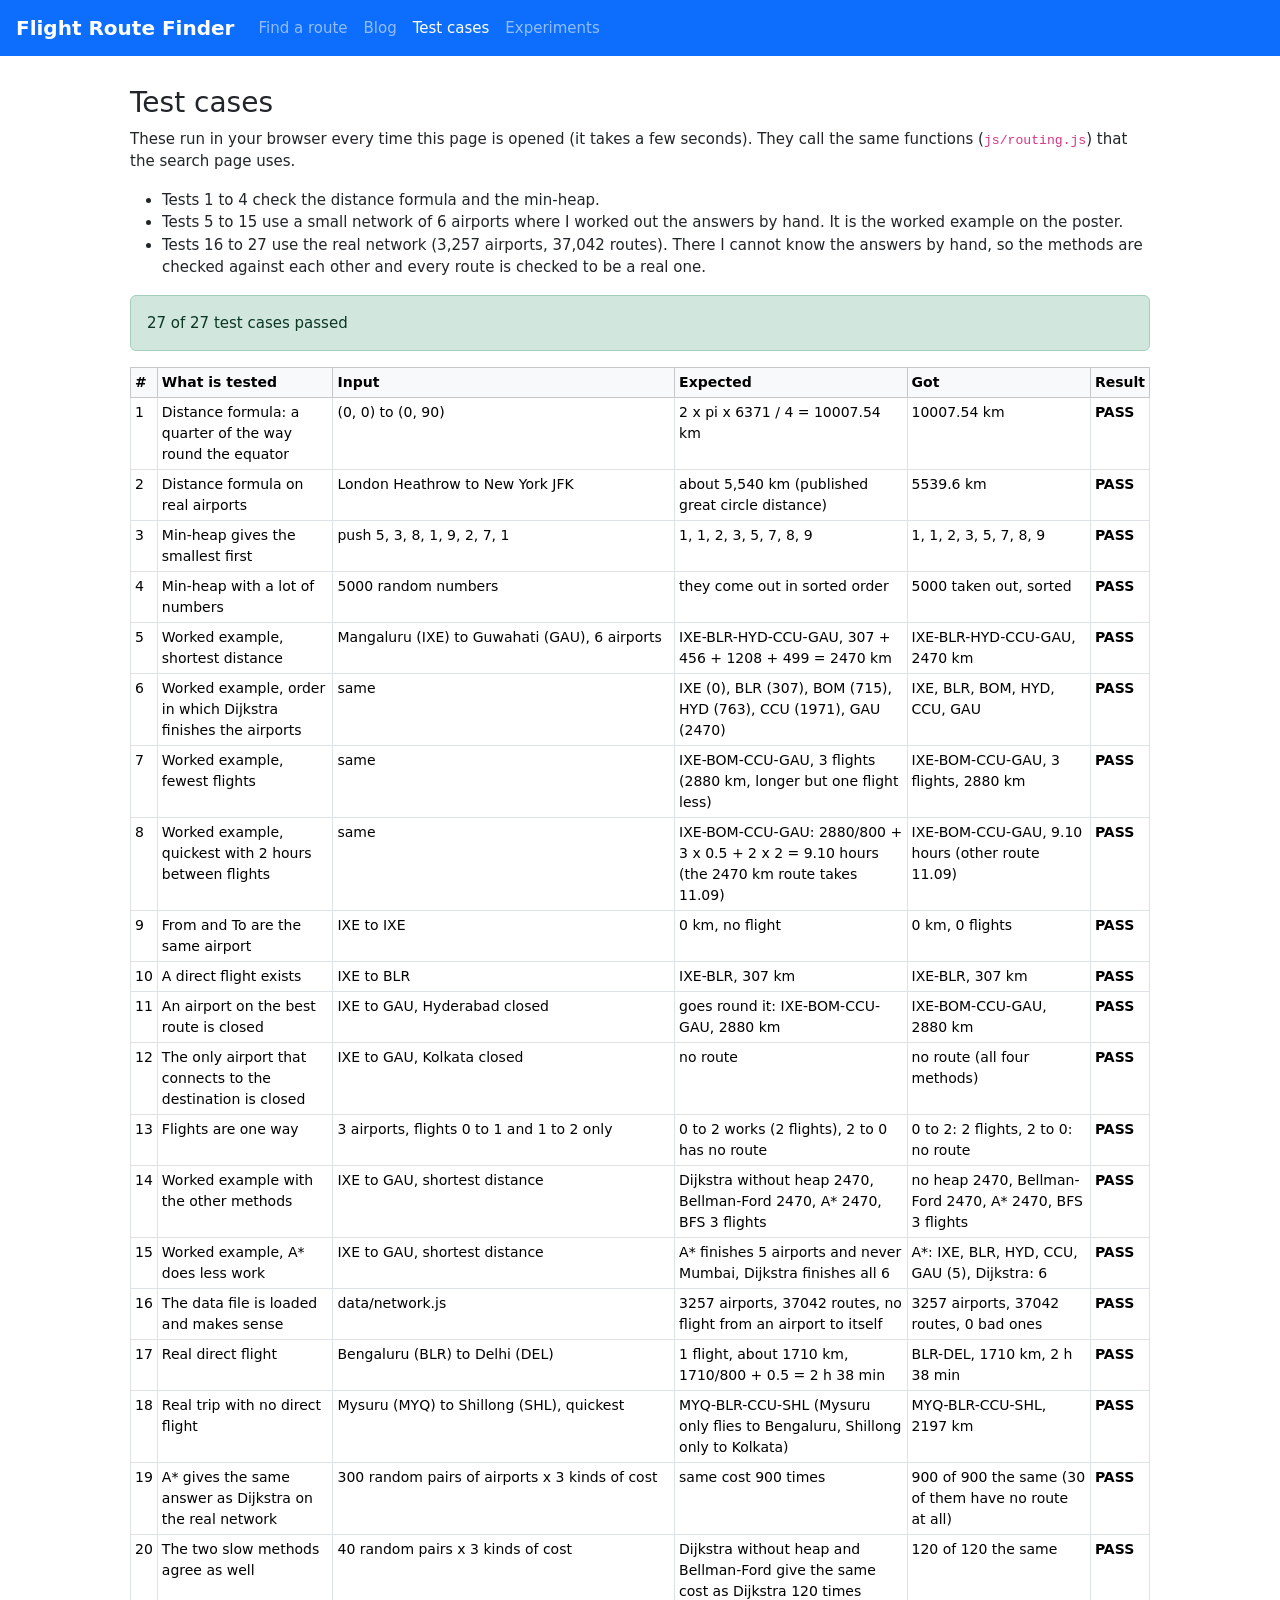
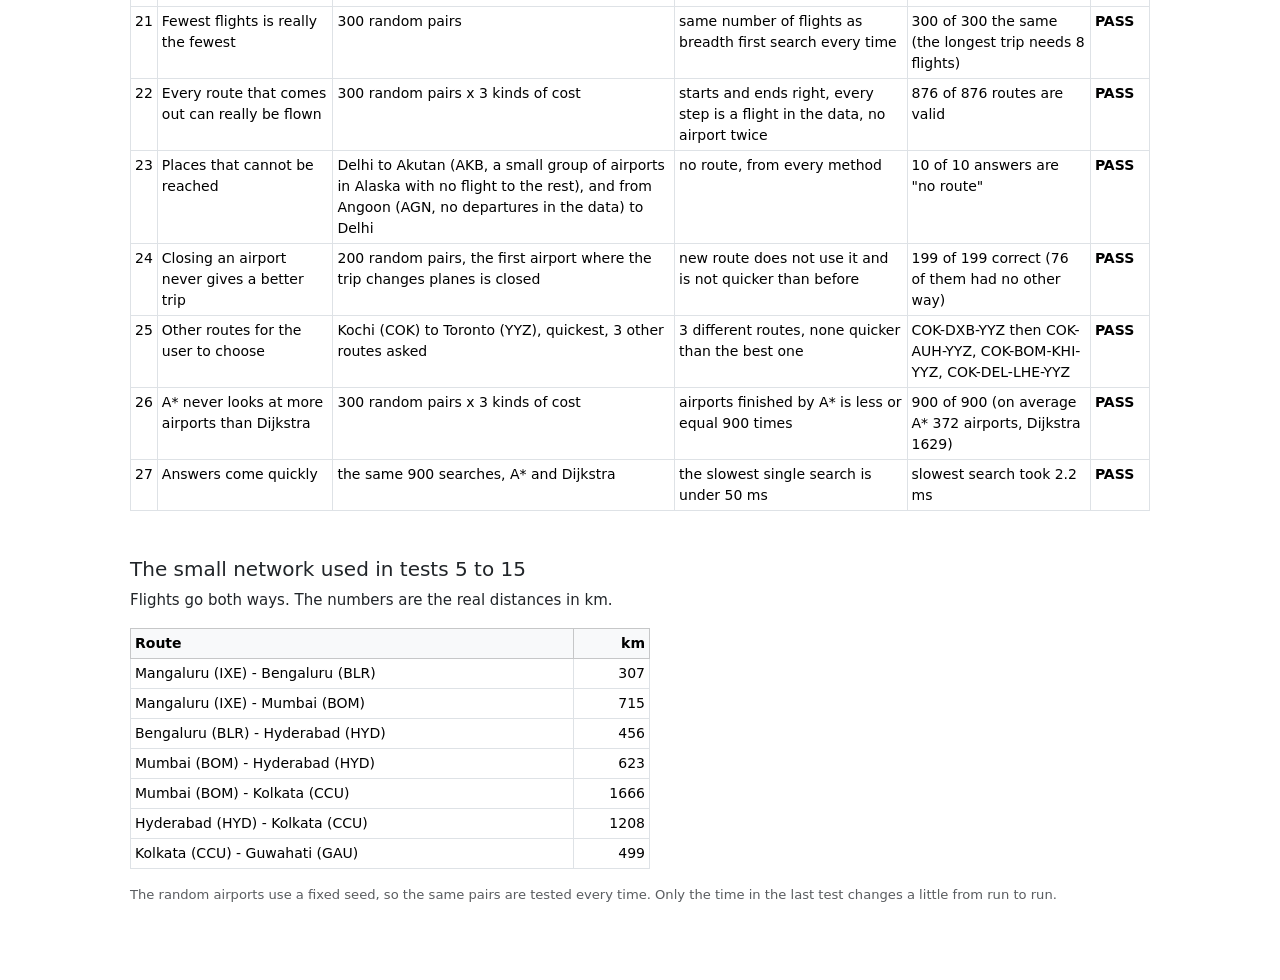
<file: tests.html>
<!DOCTYPE html>
<html lang="en">
<head>
  <meta charset="utf-8">
  <meta name="viewport" content="width=device-width, initial-scale=1">
  <title>Test cases - Flight Route Finder</title>
  <link rel="stylesheet" href="lib/bootstrap/bootstrap.min.css">
  <link rel="stylesheet" href="css/style.css">
</head>
<body>

  <nav class="navbar navbar-expand navbar-dark bg-primary px-3">
    <span class="navbar-brand">Flight Route Finder</span>
    <div class="navbar-nav">
      <a class="nav-link" href="index.html">Find a route</a>
      <a class="nav-link" href="blog.html">Blog</a>
      <a class="nav-link active" href="tests.html">Test cases</a>
      <a class="nav-link" href="benchmark.html">Experiments</a>
    </div>
  </nav>

  <div class="page">
    <h3>Test cases</h3>
    <p>These run in your browser every time this page is opened (it takes a few seconds). They call the same functions
      (<code>js/routing.js</code>) that the search page uses.</p>
    <ul>
      <li>Tests 1 to 4 check the distance formula and the min-heap.</li>
      <li>Tests 5 to 15 use a small network of 6 airports where I worked out the answers by hand. It is the worked example on the poster.</li>
      <li>Tests 16 to 27 use the real network (3,257 airports, 37,042 routes). There I cannot know the answers by hand, so the
        methods are checked against each other and every route is checked to be a real one.</li>
    </ul>

    <div id="summary" class="alert alert-secondary">Running...</div>

    <div class="table-responsive">
      <table class="table table-bordered table-sm">
        <thead class="table-light">
          <tr><th>#</th><th>What is tested</th><th>Input</th><th>Expected</th><th>Got</th><th>Result</th></tr>
        </thead>
        <tbody id="rows"></tbody>
      </table>
    </div>

    <h5>The small network used in tests 5 to 15</h5>
    <p>Flights go both ways. The numbers are the real distances in km.</p>
    <table class="table table-bordered table-sm" style="max-width: 520px">
      <thead class="table-light"><tr><th>Route</th><th class="num">km</th></tr></thead>
      <tbody>
        <tr><td>Mangaluru (IXE) - Bengaluru (BLR)</td><td class="num">307</td></tr>
        <tr><td>Mangaluru (IXE) - Mumbai (BOM)</td><td class="num">715</td></tr>
        <tr><td>Bengaluru (BLR) - Hyderabad (HYD)</td><td class="num">456</td></tr>
        <tr><td>Mumbai (BOM) - Hyderabad (HYD)</td><td class="num">623</td></tr>
        <tr><td>Mumbai (BOM) - Kolkata (CCU)</td><td class="num">1666</td></tr>
        <tr><td>Hyderabad (HYD) - Kolkata (CCU)</td><td class="num">1208</td></tr>
        <tr><td>Kolkata (CCU) - Guwahati (GAU)</td><td class="num">499</td></tr>
      </tbody>
    </table>

    <p class="text-muted small">The random airports use a fixed seed, so the same pairs are tested every time.
      Only the time in the last test changes a little from run to run.</p>
  </div>

  <script src="data/network.js"></script>
  <script src="js/routing.js"></script>
  <script src="js/tests.js"></script>
</body>
</html>
</file>
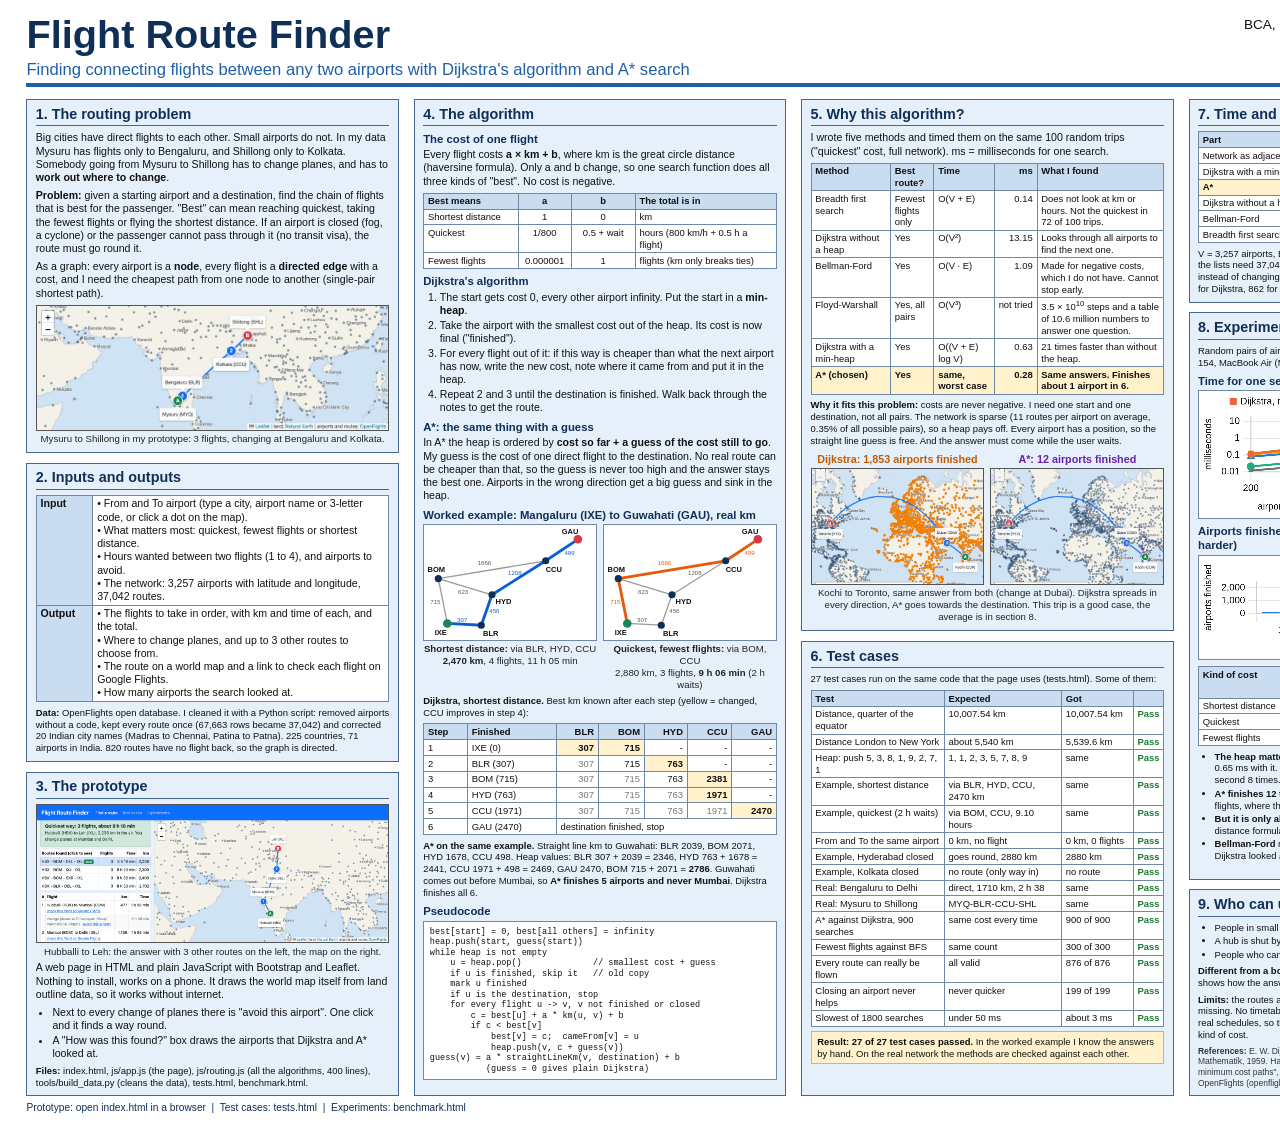
<file: poster/poster.html>
<!DOCTYPE html>
<html lang="en">
<head>
<meta charset="utf-8">
<title>Poster - Flight Route Finder</title>
<style>
  /* A3 landscape. Open in Chrome and print to PDF (or run make_poster.sh) */
  @page { size: 420mm 297mm; margin: 0; }
  * { box-sizing: border-box; }
  html, body { margin: 0; padding: 0; }
  body {
    width: 420mm; height: 297mm;
    font-family: Arial, Helvetica, sans-serif;
    font-size: 2.8mm;
    line-height: 1.25;
    color: #111;
    background: #fff;
    -webkit-print-color-adjust: exact; print-color-adjust: exact;
    overflow: hidden;
  }

  .head {
    height: 23mm;
    margin: 0 7mm;
    padding-top: 3.6mm;
    display: flex;
    justify-content: space-between;
    align-items: flex-start;
    border-bottom: 1.1mm solid #1f5fa8;
  }
  .head h1 { font-size: 10.5mm; margin: 0; line-height: 1.05; color: #0f2f57; }
  .head .sub { font-size: 4.4mm; color: #1f5fa8; margin-top: 1.3mm; }
  .head .who { text-align: right; font-size: 3.6mm; line-height: 1.32; padding-top: 0.6mm; }
  .head .who b { font-size: 4.6mm; }

  .cols {
    display: flex;
    gap: 4mm;
    padding: 3.2mm 7mm 0;
    height: 267mm;
  }
  .col { flex: 1; display: flex; flex-direction: column; gap: 2.6mm; min-width: 0; }

  .box { background: #e6f0fa; border: 0.3mm solid #44688f; padding: 1.5mm 2.2mm 1.8mm; }
  .box h2 {
    margin: 0 0 1.3mm;
    color: #0f2f57;
    font-size: 3.8mm;
    padding-bottom: 0.5mm;
    border-bottom: 0.3mm solid #44688f;
  }
  .box p { margin: 0 0 1.3mm; }
  .box p:last-child { margin-bottom: 0; }
  .box ul, .box ol { margin: 0 0 1.2mm; padding-left: 4.4mm; }
  .box li { margin-bottom: 0.45mm; }
  h3 { font-size: 3mm; margin: 1.4mm 0 0.6mm; color: #0f2f57; }
  h3:first-child { margin-top: 0; }

  table { border-collapse: collapse; width: 100%; margin: 0.8mm 0 1.2mm; background: #fff; }
  th, td { border: 0.25mm solid #6f88a6; padding: 0.4mm 1mm; text-align: left; vertical-align: top; }
  th { background: #c9dcf0; }
  td.r, th.r { text-align: right; white-space: nowrap; }
  td.c, th.c { text-align: center; }
  tr.chosen td { background: #fff2cc; font-weight: bold; }
  td.new { background: #fff2cc; font-weight: bold; }
  td.fin { color: #777; }
  .small { font-size: 2.5mm; }
  .tiny { font-size: 2.25mm; color: #333; }
  .ok { color: #1e7b34; font-weight: bold; }

  .cap { font-size: 2.55mm; text-align: center; color: #222; margin-top: 0.6mm; }
  .pair { display: flex; gap: 1.6mm; }
  .pair > div { flex: 1; min-width: 0; }
  img { width: 100%; display: block; border: 0.25mm solid #555; object-fit: cover; }
  .tag { font-weight: bold; text-align: center; font-size: 2.85mm; padding: 0.4mm 0; }
  .tag.orange { color: #c55a00; }
  .tag.purple { color: #6a1fb0; }
  .tag.blue { color: #0b5ed7; }

  pre {
    font-family: Consolas, Menlo, "Courier New", monospace;
    font-size: 2.25mm;
    line-height: 1.24;
    background: #fff;
    border: 0.25mm solid #6f88a6;
    padding: 1.2mm 1.5mm;
    margin: 0.8mm 0 0;
    white-space: pre-wrap;
  }
  .note { background: #fff2cc; border: 0.25mm solid #d6b656; padding: 1mm 1.5mm; margin-top: 1.1mm; }
  .chart { position: relative; height: 34mm; background: #fff; border: 0.25mm solid #6f88a6; }
  .foot {
    height: 6.5mm; line-height: 6.5mm; margin: 0 7mm;
    font-size: 2.7mm; color: #0f2f57;
    display: flex; justify-content: space-between;
  }
  svg text { font-family: Arial, Helvetica, sans-serif; }
  svg { background: #fff; border: 0.25mm solid #6f88a6; display: block; }
</style>
</head>
<body>

<div class="head">
  <div>
    <h1>Flight Route Finder</h1>
    <div class="sub">Finding connecting flights between any two airports with Dijkstra's algorithm and A* search</div>
  </div>
  <div class="who">
    BCA, CHRIST (Deemed to be University), Bengaluru<br>
    October 2026
  </div>
</div>

<div class="cols">

  <!-- ================= column 1 ================= -->
  <div class="col">

    <div class="box">
      <h2>1. The routing problem</h2>
      <p>Big cities have direct flights to each other. Small airports do not. In my data Mysuru has flights only to
        Bengaluru, and Shillong only to Kolkata. Somebody going from Mysuru to Shillong has to change planes, and has to
        <b>work out where to change</b>.</p>
      <p><b>Problem:</b> given a starting airport and a destination, find the chain of flights that is best for the passenger.
        "Best" can mean reaching quickest, taking the fewest flights or flying the shortest distance. If an airport is
        closed (fog, a cyclone) or the passenger cannot pass through it (no transit visa), the route must go round it.</p>
      <p>As a graph: every airport is a <b>node</b>, every flight is a <b>directed edge</b> with a cost, and I need the
        cheapest path from one node to another (single-pair shortest path).</p>
      <img src="img/route.jpg">
      <div class="cap">Mysuru to Shillong in my prototype: 3 flights, changing at Bengaluru and Kolkata.</div>
    </div>

    <div class="box">
      <h2>2. Inputs and outputs</h2>
      <table>
        <tr><th style="width:15mm">Input</th><td>
          &bull; From and To airport (type a city, airport name or 3-letter code, or click a dot on the map).<br>
          &bull; What matters most: quickest, fewest flights or shortest distance.<br>
          &bull; Hours wanted between two flights (1 to 4), and airports to avoid.<br>
          &bull; The network: 3,257 airports with latitude and longitude, 37,042 routes.</td></tr>
        <tr><th>Output</th><td>
          &bull; The flights to take in order, with km and time of each, and the total.<br>
          &bull; Where to change planes, and up to 3 other routes to choose from.<br>
          &bull; The route on a world map and a link to check each flight on Google Flights.<br>
          &bull; How many airports the search looked at.</td></tr>
      </table>
      <p class="small"><b>Data:</b> OpenFlights open database. I cleaned it with a Python script: removed airports without a code,
        kept every route once (67,663 rows became 37,042) and corrected 20 Indian city names (Madras to Chennai, Patina to Patna).
        225 countries, 71 airports in India. 820 routes have no flight back, so the graph is directed.</p>
    </div>

    <div class="box" style="flex:1">
      <h2>3. The prototype</h2>
      <img src="img/page.jpg">
      <div class="cap">Hubballi to Leh: the answer with 3 other routes on the left, the map on the right.</div>
      <p style="margin-top:1mm">A web page in HTML and plain JavaScript with Bootstrap and Leaflet. Nothing to install, works on a phone.
        It draws the world map itself from land outline data, so it works without internet.</p>
      <ul>
        <li>Next to every change of planes there is "avoid this airport". One click and it finds a way round.</li>
        <li>A "How was this found?" box draws the airports that Dijkstra and A* looked at.</li>
      </ul>
      <p class="small"><b>Files:</b> index.html, js/app.js (the page), js/routing.js (all the algorithms, 400 lines),
        tools/build_data.py (cleans the data), tests.html, benchmark.html.</p>
    </div>

  </div>

  <!-- ================= column 2 ================= -->
  <div class="col">

    <div class="box" style="flex:1">
      <h2>4. The algorithm</h2>

      <h3>The cost of one flight</h3>
      <p>Every flight costs <b>a &times; km + b</b>, where km is the great circle distance (haversine formula). Only a and b change,
        so one search function does all three kinds of "best". No cost is negative.</p>
      <table class="small">
        <tr><th style="width:25mm">Best means</th><th class="c" style="width:14mm">a</th><th class="c" style="width:17mm">b</th><th>The total is in</th></tr>
        <tr><td>Shortest distance</td><td class="c">1</td><td class="c">0</td><td>km</td></tr>
        <tr><td>Quickest</td><td class="c">1/800</td><td class="c">0.5 + wait</td><td>hours (800 km/h + 0.5 h a flight)</td></tr>
        <tr><td>Fewest flights</td><td class="c">0.000001</td><td class="c">1</td><td>flights (km only breaks ties)</td></tr>
      </table>

      <h3>Dijkstra's algorithm</h3>
      <ol>
        <li>The start gets cost 0, every other airport infinity. Put the start in a <b>min-heap</b>.</li>
        <li>Take the airport with the smallest cost out of the heap. Its cost is now final ("finished").</li>
        <li>For every flight out of it: if this way is cheaper than what the next airport has now, write the new cost,
          note where it came from and put it in the heap.</li>
        <li>Repeat 2 and 3 until the destination is finished. Walk back through the notes to get the route.</li>
      </ol>

      <h3>A*: the same thing with a guess</h3>
      <p>In A* the heap is ordered by <b>cost so far + a guess of the cost still to go</b>. My guess is the cost of one
        direct flight to the destination. No real route can be cheaper than that, so the guess is never too high and the
        answer stays the best one. Airports in the wrong direction get a big guess and sink in the heap.</p>

      <h3>Worked example: Mangaluru (IXE) to Guwahati (GAU), real km</h3>
      <div class="pair">
        <div>
          <svg viewBox="0 0 96 64" width="100%">
            <g stroke="#9a9a9a" stroke-width="0.7" fill="none">
              <line x1="13" y1="55" x2="8" y2="30"/><line x1="8" y1="30" x2="38" y2="39"/><line x1="8" y1="30" x2="68" y2="20"/>
            </g>
            <g stroke="#0b5ed7" stroke-width="1.6" fill="none">
              <polyline points="13,55 32,56 38,39 68,20 86,8"/>
            </g>
            <g fill="#0f2f57"><circle cx="32" cy="56" r="2"/><circle cx="8" cy="30" r="2"/><circle cx="38" cy="39" r="2"/><circle cx="68" cy="20" r="2"/></g>
            <circle cx="13" cy="55" r="2.4" fill="#198754"/><circle cx="86" cy="8" r="2.4" fill="#dc3545"/>
            <g font-size="4.2" font-weight="bold" fill="#111">
              <text x="6" y="61.5">IXE</text><text x="33" y="62">BLR</text><text x="2" y="26">BOM</text>
              <text x="40" y="44">HYD</text><text x="68" y="26.5">CCU</text><text x="77" y="5">GAU</text>
            </g>
            <g font-size="3.4" fill="#0b5ed7"><text x="18.5" y="54">307</text><text x="36.5" y="49">456</text><text x="47" y="28">1208</text><text x="78.5" y="17">499</text></g>
            <g font-size="3.4" fill="#555"><text x="3.5" y="44">715</text><text x="19" y="38.5">623</text><text x="30" y="22.5">1666</text></g>
          </svg>
          <div class="cap"><b>Shortest distance:</b> via BLR, HYD, CCU<br><b>2,470 km</b>, 4 flights, 11 h 05 min</div>
        </div>
        <div>
          <svg viewBox="0 0 96 64" width="100%">
            <g stroke="#9a9a9a" stroke-width="0.7" fill="none">
              <line x1="13" y1="55" x2="32" y2="56"/><line x1="32" y1="56" x2="38" y2="39"/><line x1="8" y1="30" x2="38" y2="39"/><line x1="38" y1="39" x2="68" y2="20"/>
            </g>
            <g stroke="#e8590c" stroke-width="1.6" fill="none">
              <polyline points="13,55 8,30 68,20 86,8"/>
            </g>
            <g fill="#0f2f57"><circle cx="32" cy="56" r="2"/><circle cx="8" cy="30" r="2"/><circle cx="38" cy="39" r="2"/><circle cx="68" cy="20" r="2"/></g>
            <circle cx="13" cy="55" r="2.4" fill="#198754"/><circle cx="86" cy="8" r="2.4" fill="#dc3545"/>
            <g font-size="4.2" font-weight="bold" fill="#111">
              <text x="6" y="61.5">IXE</text><text x="33" y="62">BLR</text><text x="2" y="26">BOM</text>
              <text x="40" y="44">HYD</text><text x="68" y="26.5">CCU</text><text x="77" y="5">GAU</text>
            </g>
            <g font-size="3.4" fill="#e8590c"><text x="3.5" y="44">715</text><text x="30" y="22.5">1666</text><text x="78.5" y="17">499</text></g>
            <g font-size="3.4" fill="#555"><text x="18.5" y="54">307</text><text x="36.5" y="49">456</text><text x="19" y="38.5">623</text><text x="47" y="28">1208</text></g>
          </svg>
          <div class="cap"><b>Quickest, fewest flights:</b> via BOM, CCU<br>2,880 km, 3 flights, <b>9 h 06 min</b> (2 h waits)</div>
        </div>
      </div>

      <p style="margin-top:1mm" class="small"><b>Dijkstra, shortest distance.</b> Best km known after each step (yellow = changed, CCU improves in step 4):</p>
      <table class="small">
        <tr><th>Step</th><th>Finished</th><th class="r">BLR</th><th class="r">BOM</th><th class="r">HYD</th><th class="r">CCU</th><th class="r">GAU</th></tr>
        <tr><td>1</td><td>IXE (0)</td><td class="r new">307</td><td class="r new">715</td><td class="r">-</td><td class="r">-</td><td class="r">-</td></tr>
        <tr><td>2</td><td>BLR (307)</td><td class="r fin">307</td><td class="r">715</td><td class="r new">763</td><td class="r">-</td><td class="r">-</td></tr>
        <tr><td>3</td><td>BOM (715)</td><td class="r fin">307</td><td class="r fin">715</td><td class="r">763</td><td class="r new">2381</td><td class="r">-</td></tr>
        <tr><td>4</td><td>HYD (763)</td><td class="r fin">307</td><td class="r fin">715</td><td class="r fin">763</td><td class="r new">1971</td><td class="r">-</td></tr>
        <tr><td>5</td><td>CCU (1971)</td><td class="r fin">307</td><td class="r fin">715</td><td class="r fin">763</td><td class="r fin">1971</td><td class="r new">2470</td></tr>
        <tr><td>6</td><td>GAU (2470)</td><td colspan="5">destination finished, stop</td></tr>
      </table>
      <p class="small"><b>A* on the same example.</b> Straight line km to Guwahati: BLR 2039, BOM 2071, HYD 1678, CCU 498.
        Heap values: BLR 307 + 2039 = 2346, HYD 763 + 1678 = 2441, CCU 1971 + 498 = 2469, GAU 2470, BOM 715 + 2071 = <b>2786</b>.
        Guwahati comes out before Mumbai, so <b>A* finishes 5 airports and never Mumbai</b>. Dijkstra finishes all 6.</p>

      <h3>Pseudocode</h3>
<pre>best[start] = 0, best[all others] = infinity
heap.push(start, guess(start))
while heap is not empty
    u = heap.pop()              // smallest cost + guess
    if u is finished, skip it   // old copy
    mark u finished
    if u is the destination, stop
    for every flight u -> v, v not finished or closed
        c = best[u] + a * km(u, v) + b
        if c &lt; best[v]
            best[v] = c;  cameFrom[v] = u
            heap.push(v, c + guess(v))
guess(v) = a * straightLineKm(v, destination) + b
           (guess = 0 gives plain Dijkstra)</pre>
    </div>

  </div>

  <!-- ================= column 3 ================= -->
  <div class="col">

    <div class="box">
      <h2>5. Why this algorithm?</h2>
      <p>I wrote five methods and timed them on the same 100 random trips ("quickest" cost, full network). ms = milliseconds for one search.</p>
      <table class="small">
        <tr><th style="width:21mm">Method</th><th style="width:11.5mm">Best route?</th><th style="width:16mm">Time</th><th class="r" style="width:8.5mm">ms</th><th>What I found</th></tr>
        <tr><td>Breadth first search</td><td>Fewest flights only</td><td>O(V + E)</td><td class="r">0.14</td><td>Does not look at km or hours. Not the quickest in 72 of 100 trips.</td></tr>
        <tr><td>Dijkstra without a heap</td><td>Yes</td><td>O(V&sup2;)</td><td class="r">13.15</td><td>Looks through all airports to find the next one.</td></tr>
        <tr><td>Bellman-Ford</td><td>Yes</td><td>O(V &middot; E)</td><td class="r">1.09</td><td>Made for negative costs, which I do not have. Cannot stop early.</td></tr>
        <tr><td>Floyd-Warshall</td><td>Yes, all pairs</td><td>O(V&sup3;)</td><td class="r">not tried</td><td>3.5 &times; 10<sup>10</sup> steps and a table of 10.6 million numbers to answer one question.</td></tr>
        <tr><td>Dijkstra with a min-heap</td><td>Yes</td><td>O((V + E) log V)</td><td class="r">0.63</td><td>21 times faster than without the heap.</td></tr>
        <tr class="chosen"><td>A* (chosen)</td><td>Yes</td><td>same, worst case</td><td class="r">0.28</td><td>Same answers. Finishes about 1 airport in 6.</td></tr>
      </table>
      <p class="small"><b>Why it fits this problem:</b> costs are never negative. I need one start and one destination, not all pairs.
        The network is sparse (11 routes per airport on average, 0.35% of all possible pairs), so a heap pays off.
        Every airport has a position, so the straight line guess is free. And the answer must come while the user waits.</p>
      <div class="pair" style="margin-top:1.2mm">
        <div><div class="tag orange">Dijkstra: 1,853 airports finished</div><img src="img/dijkstra.jpg" style="height:31mm"></div>
        <div><div class="tag purple">A*: 12 airports finished</div><img src="img/astar.jpg" style="height:31mm"></div>
      </div>
      <div class="cap">Kochi to Toronto, same answer from both (change at Dubai). Dijkstra spreads in every direction, A* goes
        towards the destination. This trip is a good case, the average is in section 8.</div>
    </div>

    <div class="box" style="flex:1">
      <h2>6. Test cases</h2>
      <p class="small">27 test cases run on the same code that the page uses (tests.html). Some of them:</p>
      <table class="small">
        <tr><th>Test</th><th style="width:31mm">Expected</th><th style="width:19mm">Got</th><th style="width:7.5mm"></th></tr>
        <tr><td>Distance, quarter of the equator</td><td>10,007.54 km</td><td>10,007.54 km</td><td class="ok">Pass</td></tr>
        <tr><td>Distance London to New York</td><td>about 5,540 km</td><td>5,539.6 km</td><td class="ok">Pass</td></tr>
        <tr><td>Heap: push 5, 3, 8, 1, 9, 2, 7, 1</td><td>1, 1, 2, 3, 5, 7, 8, 9</td><td>same</td><td class="ok">Pass</td></tr>
        <tr><td>Example, shortest distance</td><td>via BLR, HYD, CCU, 2470 km</td><td>same</td><td class="ok">Pass</td></tr>
        <tr><td>Example, quickest (2 h waits)</td><td>via BOM, CCU, 9.10 hours</td><td>same</td><td class="ok">Pass</td></tr>
        <tr><td>From and To the same airport</td><td>0 km, no flight</td><td>0 km, 0 flights</td><td class="ok">Pass</td></tr>
        <tr><td>Example, Hyderabad closed</td><td>goes round, 2880 km</td><td>2880 km</td><td class="ok">Pass</td></tr>
        <tr><td>Example, Kolkata closed</td><td>no route (only way in)</td><td>no route</td><td class="ok">Pass</td></tr>
        <tr><td>Real: Bengaluru to Delhi</td><td>direct, 1710 km, 2 h 38</td><td>same</td><td class="ok">Pass</td></tr>
        <tr><td>Real: Mysuru to Shillong</td><td>MYQ-BLR-CCU-SHL</td><td>same</td><td class="ok">Pass</td></tr>
        <tr><td>A* against Dijkstra, 900 searches</td><td>same cost every time</td><td>900 of 900</td><td class="ok">Pass</td></tr>
        <tr><td>Fewest flights against BFS</td><td>same count</td><td>300 of 300</td><td class="ok">Pass</td></tr>
        <tr><td>Every route can really be flown</td><td>all valid</td><td>876 of 876</td><td class="ok">Pass</td></tr>
        <tr><td>Closing an airport never helps</td><td>never quicker</td><td>199 of 199</td><td class="ok">Pass</td></tr>
        <tr><td>Slowest of 1800 searches</td><td>under 50 ms</td><td>about 3 ms</td><td class="ok">Pass</td></tr>
      </table>
      <div class="note small"><b>Result: 27 of 27 test cases passed.</b> In the worked example I know the answers by hand.
        On the real network the methods are checked against each other.</div>
    </div>

  </div>

  <!-- ================= column 4 ================= -->
  <div class="col">

    <div class="box">
      <h2>7. Time and space complexity</h2>
      <table class="small">
        <tr><th>Part</th><th>Time</th><th>Space</th></tr>
        <tr><td>Network as adjacency lists</td><td>O(V + E) to build</td><td>O(V + E)</td></tr>
        <tr><td>Dijkstra with a min-heap</td><td>O((V + E) log V)</td><td>O(V) lists + O(E) heap</td></tr>
        <tr class="chosen"><td>A*</td><td>same in the worst case</td><td>same</td></tr>
        <tr><td>Dijkstra without a heap</td><td>O(V&sup2;)</td><td>O(V)</td></tr>
        <tr><td>Bellman-Ford</td><td>O(V &middot; E)</td><td>O(V)</td></tr>
        <tr><td>Breadth first search</td><td>O(V + E)</td><td>O(V)</td></tr>
      </table>
      <p class="small">V = 3,257 airports, E = 37,042 routes. A V &times; V table would need 10.6 million cells, the lists need 37,042.
        The heap can grow to E in the worst case (I push a new copy instead of changing the old one). Measured: biggest heap
        1,028 items on average for Dijkstra, 862 for A*.</p>
    </div>

    <div class="box" style="flex:1">
      <h2>8. Experimental results</h2>
      <p class="small">Random pairs of airports that have a route, same pairs for every method. Chrome 154, MacBook Air (M4).</p>

      <h3>Time for one search when the network grows (log scale)</h3>
      <div class="chart"><canvas id="timeChart"></canvas></div>

      <h3>Airports finished before the answer (1000 trips, longer trips are harder)</h3>
      <div class="chart" style="height:28mm"><canvas id="workChart"></canvas></div>

      <table class="small" style="margin-top:1.5mm">
        <tr><th rowspan="2">Kind of cost</th><th colspan="3" class="c">Airports finished</th><th colspan="2" class="c">ms for one search</th></tr>
        <tr><th class="r">Dijkstra</th><th class="r">A*</th><th class="r">A* / Dijkstra</th><th class="r">Dijkstra</th><th class="r">A*</th></tr>
        <tr><td>Shortest distance</td><td class="r">1,643</td><td class="r">190</td><td class="r">12%</td><td class="r">0.70</td><td class="r">0.24</td></tr>
        <tr><td>Quickest</td><td class="r">1,647</td><td class="r">284</td><td class="r">17%</td><td class="r">0.63</td><td class="r">0.28</td></tr>
        <tr><td>Fewest flights</td><td class="r">1,656</td><td class="r">443</td><td class="r">27%</td><td class="r">0.64</td><td class="r">0.38</td></tr>
      </table>
      <ul class="small" style="margin-top:1mm">
        <li><b>The heap matters most.</b> At 3,257 airports Dijkstra takes 11.8 ms without it and 0.65 ms with it. From 200 to 3,257
          airports the first got 98 times slower, the second 8 times.</li>
        <li><b>A* finishes 12 to 27% of the airports</b> Dijkstra does. It helps least for fewest flights, where the
          guess is almost the same (1 flight) for every airport.</li>
        <li><b>But it is only about 2 times faster</b>, not 6, because every guess needs the distance formula (sin, cos).</li>
        <li><b>Bellman-Ford</b> needed about 6 passes, not 3,256, but looked at 213,010 flights. Dijkstra looked at 12,971.</li>
      </ul>
    </div>

    <div class="box">
      <h2>9. Who can use it, and limits</h2>
      <ul class="small">
        <li>People in small towns who need to know where to change (Hubballi to Leh).</li>
        <li>A hub is shut by fog or a cyclone: click "avoid" and see the next best way.</li>
        <li>People who cannot pass through a country without a transit visa.</li>
      </ul>
      <p class="small"><b>Different from a booking site:</b> not tied to one airline, lets you rule out airports, shows how the answer was found.</p>
      <p class="small"><b>Limits:</b> the routes are from 2014, so some flights do not run now and new ones are missing. No
        timetable and no ticket price, the wait is the same at every airport.
        <b>Next:</b> real schedules, so that the cost becomes the real arrival time, and price as a fourth kind of cost.</p>
      <p class="tiny"><b>References:</b> E. W. Dijkstra, "A note on two problems in connexion with graphs", Numerische Mathematik, 1959.
        Hart, Nilsson, Raphael, "A formal basis for the heuristic determination of minimum cost paths", IEEE Trans. SSC, 1968 (A*).
        Cormen et al., Introduction to Algorithms. OpenFlights (openflights.org/data). Natural Earth. Leaflet.</p>
    </div>

  </div>
</div>

<div class="foot">
  <span>Prototype: open index.html in a browser &nbsp;|&nbsp; Test cases: tests.html &nbsp;|&nbsp; Experiments: benchmark.html</span>
  <span>Land outline: Natural Earth &nbsp;|&nbsp; Airports and routes: OpenFlights</span>
</div>

<script src="../lib/chart.umd.min.js"></script>
<script>
  // numbers copied from benchmark.html (Chrome 154, MacBook Air M4)
  var sizes    = [200, 400, 800, 1600, 3257];
  var bfsMs    = [0.012, 0.027, 0.047, 0.092, 0.140];
  var simpleMs = [0.120, 0.380, 0.953, 4.02, 11.80];
  var bellMs   = [0.110, 0.236, 0.373, 0.585, 0.830];
  var heapMs   = [0.080, 0.181, 0.260, 0.512, 0.647];
  var astarMs  = [0.021, 0.051, 0.078, 0.233, 0.301];

  var flights  = ["1", "2", "3", "4", "5", "6 or more"];
  var dFinish  = [109, 366, 1136, 1747, 2164, 2387];
  var aFinish  = [2, 11, 83, 217, 513, 780];

  Chart.defaults.font.family = "Arial, Helvetica, sans-serif";
  Chart.defaults.font.size = 9.5;
  Chart.defaults.color = "#111";
  Chart.defaults.animation = false;

  function line(label, data, colour, shape) {
    return { label: label, data: data, borderColor: colour, backgroundColor: colour, borderWidth: 2, pointRadius: 3, pointStyle: shape };
  }

  new Chart(document.getElementById("timeChart"), {
    type: "line",
    data: { labels: sizes, datasets: [
      line("Dijkstra, no heap", simpleMs, "#eb6834", "rect"),
      line("Bellman-Ford", bellMs, "#eda100", "rectRot"),
      line("Dijkstra, heap", heapMs, "#2a78d6", "triangle"),
      line("A*", astarMs, "#1baf7a", "circle"),
      line("BFS", bfsMs, "#6c757d", "crossRot")
    ] },
    options: {
      maintainAspectRatio: false, devicePixelRatio: 4,
      plugins: { legend: { labels: { usePointStyle: true, boxWidth: 5, boxHeight: 5, padding: 6 } } },
      scales: {
        y: { type: "logarithmic", min: 0.01, max: 20, title: { display: true, text: "milliseconds" },
             afterBuildTicks: function (axis) { axis.ticks = [0.01, 0.1, 1, 10].map(function (v) { return { value: v }; }); },
             ticks: { callback: function (v) { return String(v); } } },
        x: { title: { display: true, text: "airports in the network (only the busiest ones kept, 60 trips each)" } }
      }
    }
  });

  new Chart(document.getElementById("workChart"), {
    type: "bar",
    data: { labels: flights, datasets: [
      { label: "Dijkstra", data: dFinish, backgroundColor: "#2a78d6" },
      { label: "A*", data: aFinish, backgroundColor: "#1baf7a" }
    ] },
    options: {
      maintainAspectRatio: false, devicePixelRatio: 4,
      plugins: { legend: { labels: { boxWidth: 10, padding: 6 } } },
      scales: {
        y: { max: 2500, ticks: { stepSize: 500 }, title: { display: true, text: "airports finished" } },
        x: { title: { display: true, text: "flights the trip needs" } }
      }
    }
  });
</script>
</body>
</html>
</file>
<file: css/style.css>
/* Bootstrap does most of the styling, this file only has the extra bits */

body { font-size: 15px; }

.navbar-brand { font-weight: 600; }

/* search page: form and result on the left, map on the right */
#map { height: calc(100vh - 56px); background: #cfe3f5; }
.panel {
  height: calc(100vh - 56px);
  overflow-y: auto;
  background: #e9f1fa;
  border-right: 1px solid #b9c9da;
}
/* phone: map on top, the form below it, menu links under the title */
@media (max-width: 767px) {
  #map { height: 42vh; }
  .panel { height: auto; border-right: 0; }
  .navbar { flex-wrap: wrap; padding-top: 6px; padding-bottom: 2px; }
  .navbar-brand { width: 100%; padding-bottom: 0; }
  .navbar .nav-link { padding-left: 0; padding-right: 16px; font-size: 14px; }
}

.box {
  background: #fff;
  border: 1px solid #9fb3c8;
  padding: 12px 14px;
}
.box h5 { margin-bottom: 6px; }
.form-label { margin-bottom: 3px; font-weight: 600; }

/* the list that drops down under the From / To boxes while typing */
.suggest .list-group-item { padding: 5px 10px; font-size: 13px; cursor: pointer; }
.suggest { margin-bottom: 2px; }

.chip {
  display: inline-block;
  background: #f8d7da;
  border: 1px solid #e3a6ac;
  padding: 1px 4px 1px 8px;
  margin: 0 4px 4px 0;
  font-size: 13px;
}
.chip button { border: 0; background: none; color: #842029; font-weight: 700; cursor: pointer; }

#result table { font-size: 14px; background: #fff; }
#result .headline { font-size: 17px; }
#result tr.pickable { cursor: pointer; }
#result td.waitrow { color: #6c757d; font-size: 13px; background: #f8f9fa; }
#result .how { font-size: 13px; background: #fff; border: 1px solid #9fb3c8; padding: 8px 10px; }
#result .how summary { font-weight: 600; cursor: pointer; }
td.num, th.num { text-align: right; white-space: nowrap; }

/* numbered pins on the map */
.pin {
  background: #0d6efd;
  color: #fff;
  border: 2px solid #fff;
  border-radius: 50%;
  text-align: center;
  font: 600 13px/22px Arial, sans-serif;
  box-shadow: 0 1px 3px rgba(0, 0, 0, 0.5);
}
.pin.start { background: #198754; }
.pin.end { background: #dc3545; }

/* city names on my own map (used when the OpenStreetMap pictures are not there) */
.cityname {
  white-space: nowrap;
  font: 11px Arial, sans-serif;
  color: #555;
  text-indent: 6px;
  line-height: 0;
  text-shadow: 0 0 2px #fff, 0 0 2px #fff;
}

.legend {
  background: #fff;
  border: 1px solid #777;
  padding: 4px 8px;
  font-size: 13px;
}
.legend:empty { display: none; }
.legend i { display: inline-block; width: 10px; height: 10px; border-radius: 50%; margin-right: 5px; }

/* test and experiment pages */
.page { max-width: 1050px; margin: 0 auto; padding: 20px 15px 60px; }
.page h3 { margin-top: 10px; }
.page h5 { margin-top: 30px; }
.page table { font-size: 14px; }
.pass { color: #198754; font-weight: 600; }
.fail { color: #dc3545; font-weight: 600; }
.chartbox { position: relative; height: 340px; margin-bottom: 8px; }

/* blog page */
.blog { max-width: 800px; margin: 0 auto; padding: 28px 16px 70px; font-size: 17px; line-height: 1.65; color: #222; }
.blog h1 { font-size: 31px; font-weight: 600; line-height: 1.25; }
.blog h2 { font-size: 24px; font-weight: 600; margin: 42px 0 12px; padding-bottom: 5px; border-bottom: 1px solid #b9c9da; }
.blog h3 { font-size: 19px; font-weight: 600; margin: 26px 0 8px; }
.blog .by { font-size: 14px; color: #666; margin-bottom: 24px; }
.blog table { font-size: 14px; }
.blog td ul { margin: 0; padding-left: 18px; }
.blog pre { background: #f4f7fb; border: 1px solid #b9c9da; padding: 12px 14px; font-size: 13.5px; line-height: 1.45; overflow-x: auto; }
.blog pre code { color: #222; }
.blog figure { margin: 16px 0; }
.blog figure img { width: 100%; border: 1px solid #9fb3c8; }
.blog figcaption { font-size: 14px; text-align: center; margin-top: 5px; color: #333; }
.blog .two { display: flex; gap: 16px; margin: 14px 0; }
.blog .two > * { flex: 1; min-width: 0; margin: 0; }
.blog .refs li { font-size: 15px; }
@media (max-width: 600px) { .blog .two { display: block; } .blog .two > * { margin-bottom: 14px; } .blog h1 { font-size: 25px; } }
</file>
